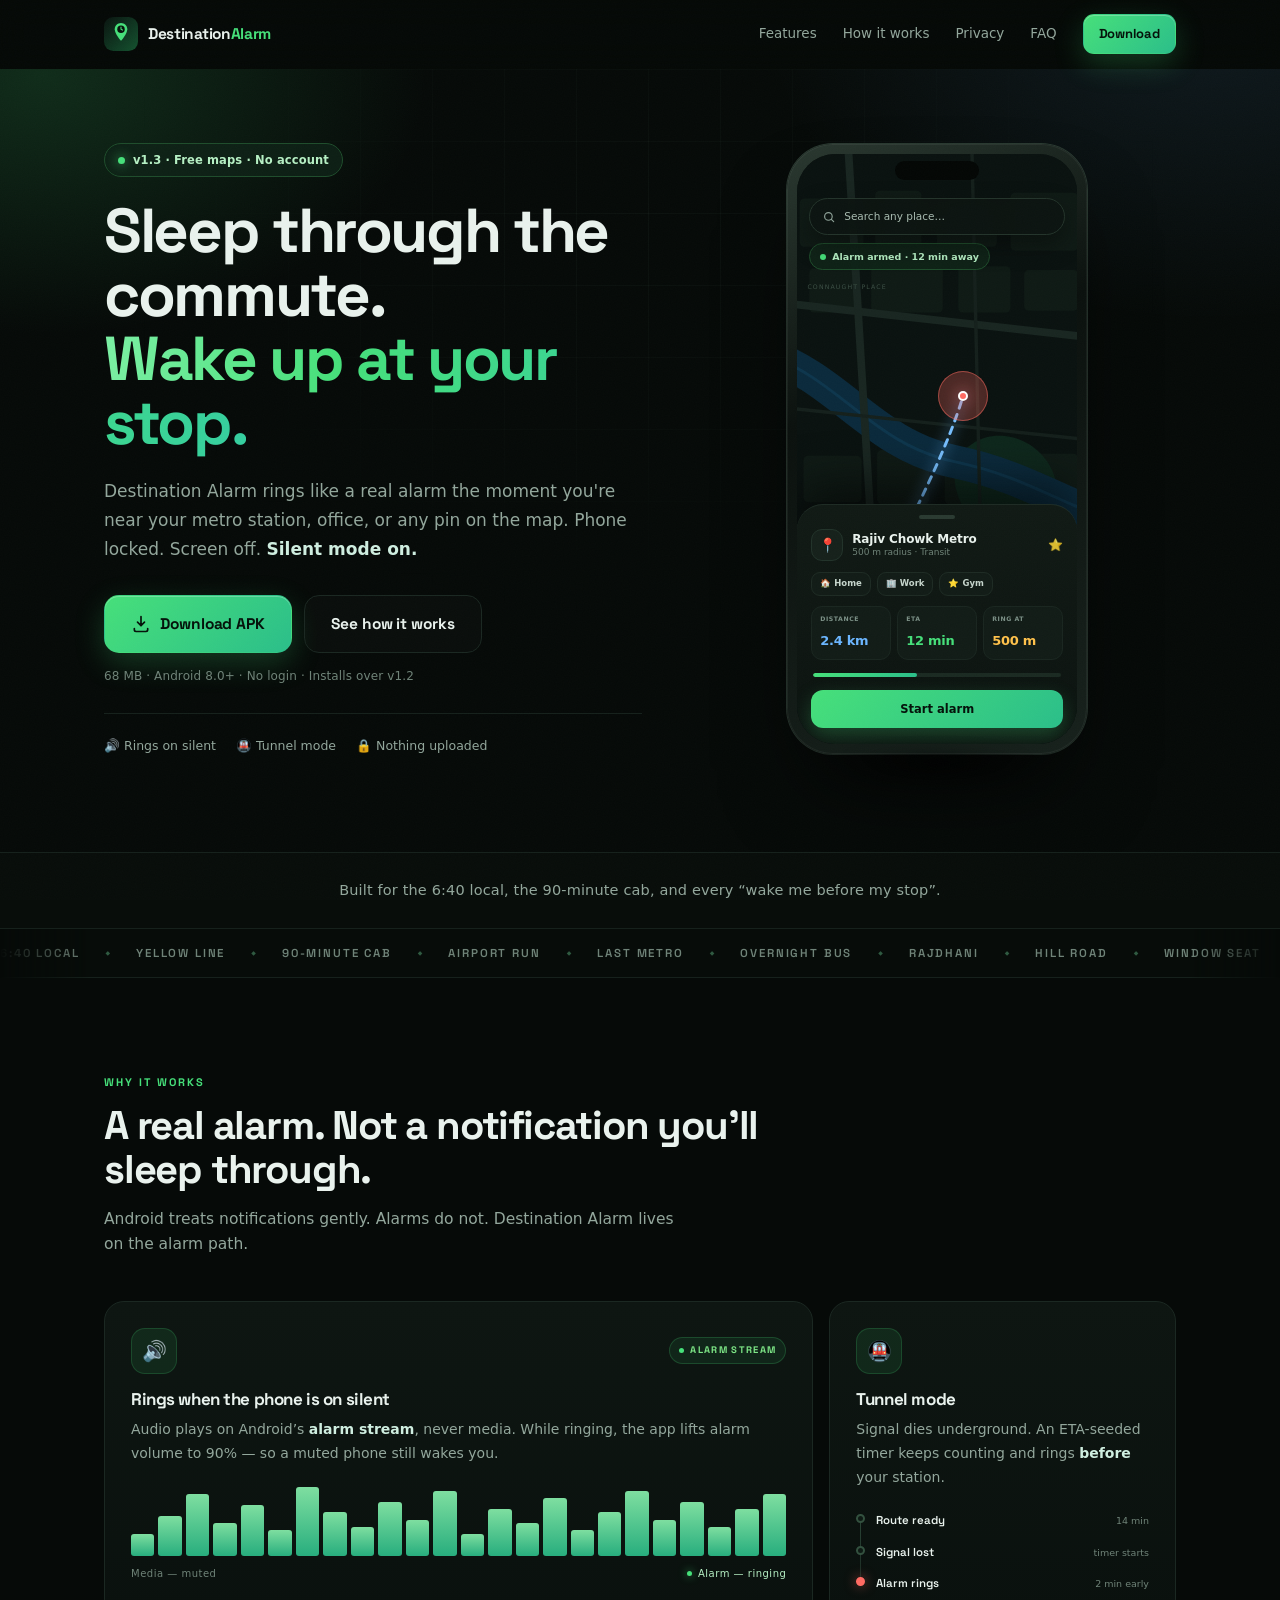
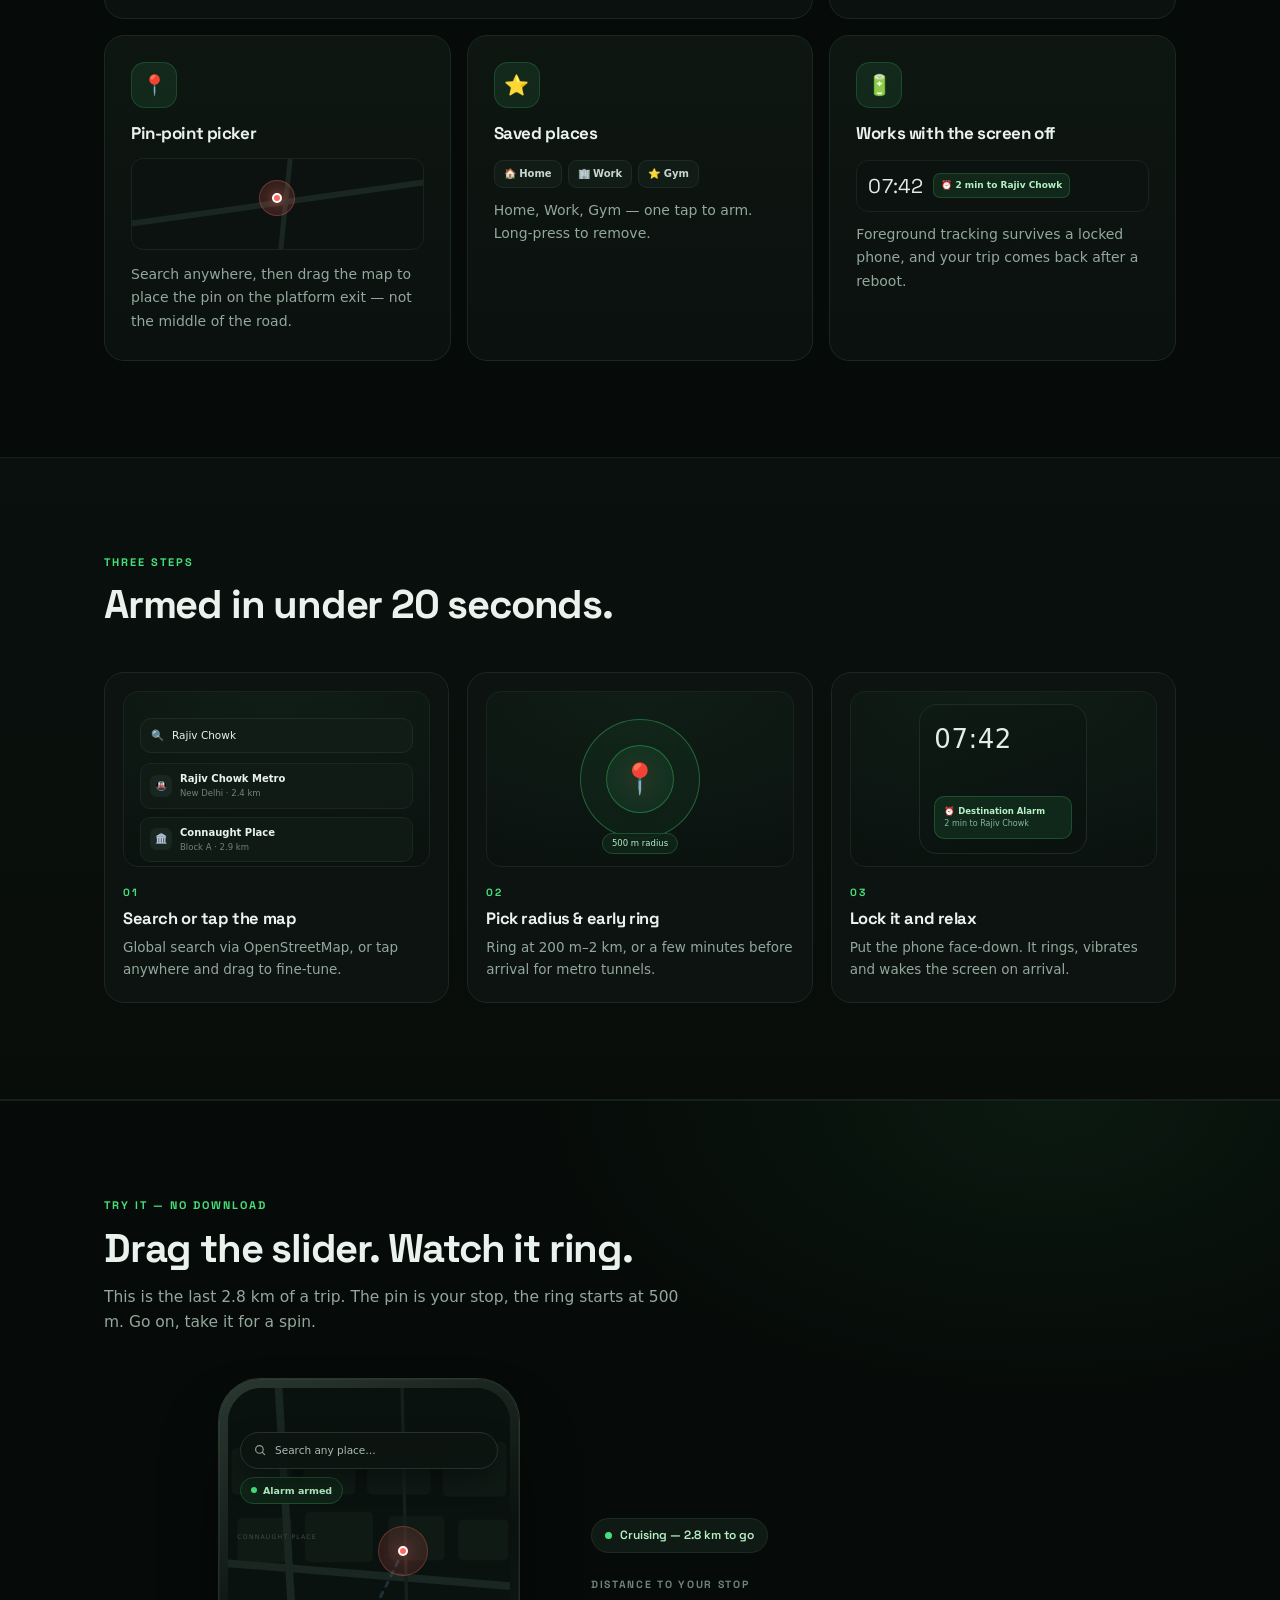
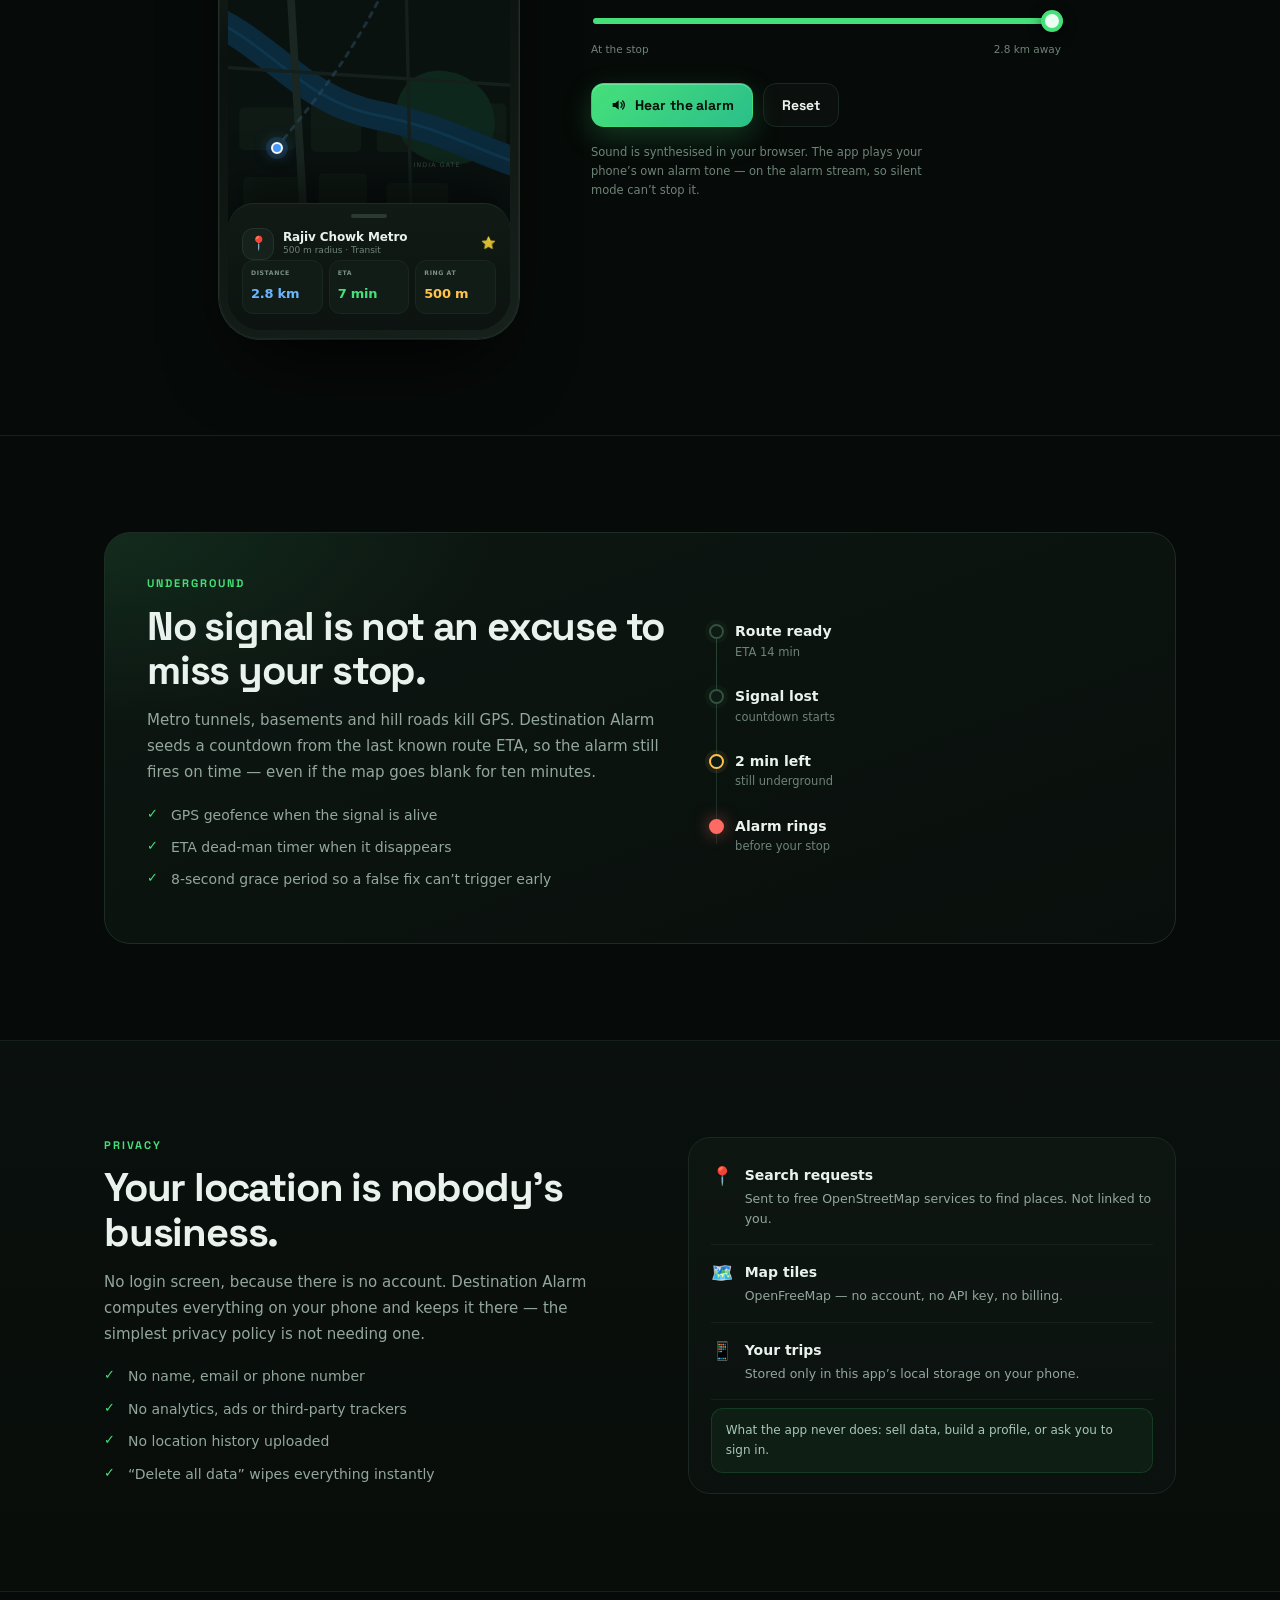
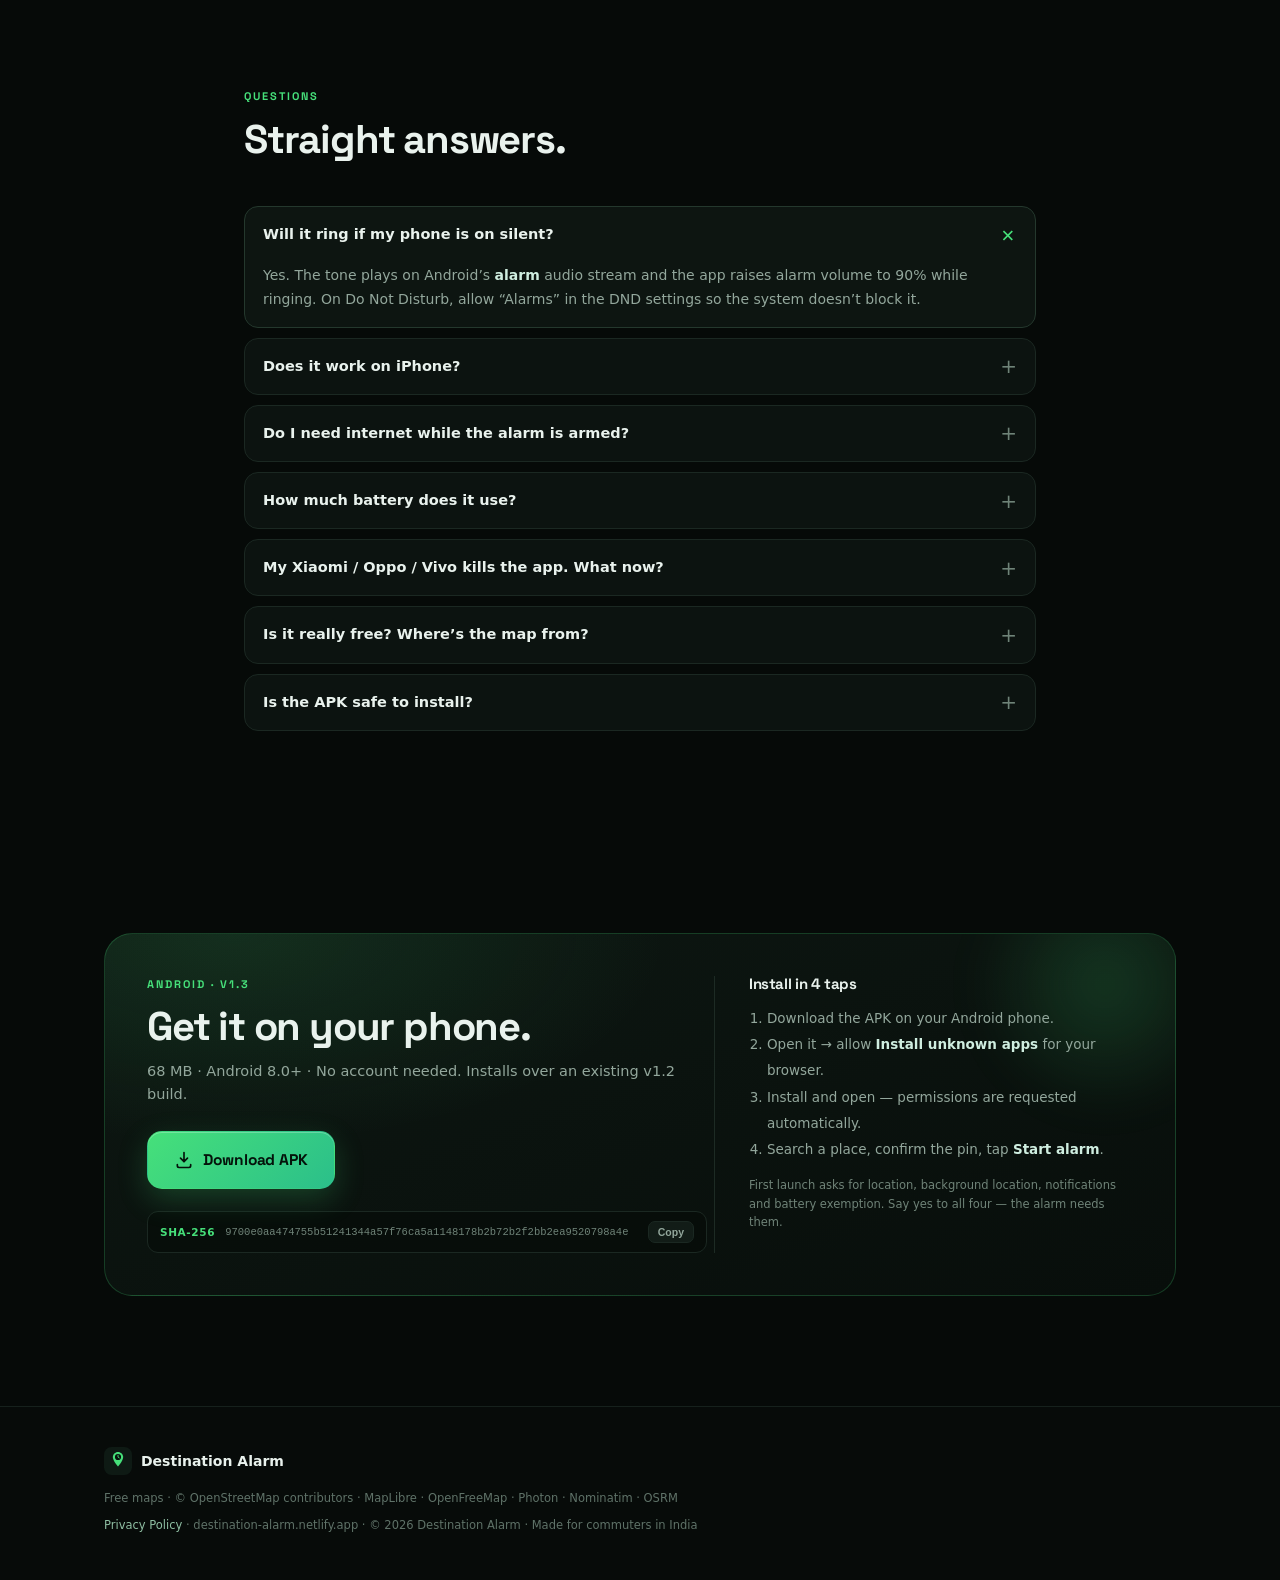
<file: site/index.html>
﻿<!doctype html>
<html lang="en">
<head>
<meta charset="utf-8">
<meta name="viewport" content="width=device-width, initial-scale=1">
<title>Destination Alarm — wake up at your stop, even on silent</title>
<meta name="description" content="Destination Alarm rings like a real alarm when you reach your metro station, office or any pin on the map. Phone locked, screen off, silent mode on. Free maps, no account, Android APK.">
<meta name="theme-color" content="#060A08">
<meta property="og:type" content="website">
<meta property="og:title" content="Destination Alarm — wake up at your stop">
<meta property="og:description" content="Rings like a real alarm when you reach your destination. Locked screen. Silent mode. No account.">
<meta property="og:image" content="https://destination-alarm.netlify.app/og.png">
<meta property="og:image:width" content="1200">
<meta property="og:image:height" content="630">
<meta property="og:image:alt" content="Destination Alarm — rings when you reach your stop">
<meta property="og:url" content="https://destination-alarm.netlify.app/">
<meta property="og:site_name" content="Destination Alarm">
<meta name="twitter:card" content="summary_large_image">
<meta name="twitter:title" content="Destination Alarm — wake up at your stop">
<meta name="twitter:description" content="Rings like a real alarm when you reach your destination. Locked screen. Silent mode. No account.">
<meta name="twitter:image" content="https://destination-alarm.netlify.app/og.png">
<link rel="canonical" href="https://destination-alarm.netlify.app/">
<link rel="icon" href="favicon.svg" type="image/svg+xml">
<link rel="preload" href="fonts/space-grotesk-latin.woff2" as="font" type="font/woff2" crossorigin>
<link rel="stylesheet" href="styles.css">
<script type="application/ld+json">
{
  "@context": "https://schema.org",
  "@type": "SoftwareApplication",
  "name": "Destination Alarm",
  "operatingSystem": "Android 8.0+",
  "applicationCategory": "TravelApplication",
  "description": "An alarm that rings when you are about to reach your destination, even with the screen locked and the phone on silent.",
  "offers": { "@type": "Offer", "price": "0", "priceCurrency": "INR" }
}
</script>
</head>
<body>

<header class="nav" id="nav">
  <div class="wrap nav-inner">
    <a class="brand" href="#top" aria-label="Destination Alarm home">
      <svg viewBox="0 0 40 40" width="34" height="34" aria-hidden="true">
        <defs>
          <linearGradient id="bg" x1="0" y1="0" x2="1" y2="1">
            <stop offset="0" stop-color="#0A1410"/><stop offset="1" stop-color="#14522F"/>
          </linearGradient>
        </defs>
        <rect width="40" height="40" rx="11" fill="url(#bg)"/>
        <path d="M20 7c-4.1 0-7.4 3.3-7.4 7.4 0 5.5 7.4 13.6 7.4 13.6s7.4-8.1 7.4-13.6C27.4 10.3 24.1 7 20 7z" fill="#46E07A"/>
        <circle cx="20" cy="14.3" r="4.4" fill="#08120D"/>
        <path d="M20 11.8v2.6l1.7 1" stroke="#46E07A" stroke-width="1.3" stroke-linecap="round" fill="none"/>
      </svg>
      <span>Destination<span class="brand-accent">Alarm</span></span>
    </a>

    <nav class="nav-links" id="navLinks">
      <a href="#features">Features</a>
      <a href="#how">How it works</a>
      <a href="#privacy">Privacy</a>
      <a href="#faq">FAQ</a>
      <a class="btn btn-sm btn-primary" href="#download">Download</a>
    </nav>

    <button class="nav-toggle" id="navToggle" aria-label="Open menu" aria-expanded="false">
      <span></span><span></span><span></span>
    </button>
  </div>
</header>

<main id="top">

  <!-- HERO -->
  <section class="hero">
    <div class="hero-glow"></div>
    <div class="hero-grid"></div>
    <div class="wrap hero-inner">

      <div class="hero-copy">
        <div class="badge rise">
          <span class="dot pulse"></span> v1.3 · Free maps · No account
        </div>

        <h1 class="rise" style="--d:.05s">
          Sleep through the commute.<br>
          <span class="grad">Wake up at your stop.</span>
        </h1>

        <p class="lead rise" style="--d:.1s">
          Destination Alarm rings like a real alarm the moment you're near your metro station,
          office, or any pin on the map. Phone locked. Screen off. <strong>Silent mode on.</strong>
        </p>

        <div class="cta-row rise" style="--d:.15s">
          <a class="btn btn-primary btn-lg" href="DestinationAlarm.apk" download>
            <svg width="20" height="20" viewBox="0 0 24 24" fill="none" aria-hidden="true"><path d="M12 3v11m0 0 4.2-4.2M12 14l-4.2-4.2" stroke="currentColor" stroke-width="2" stroke-linecap="round" stroke-linejoin="round"/><path d="M4 17.5V19a2 2 0 0 0 2 2h12a2 2 0 0 0 2-2v-1.5" stroke="currentColor" stroke-width="2" stroke-linecap="round"/></svg>
            Download APK
          </a>
          <a class="btn btn-ghost btn-lg" href="#how">See how it works</a>
        </div>

        <div class="micro rise" style="--d:.2s">
          68 MB · Android 8.0+ · No login · Installs over v1.2
        </div>

        <ul class="trust rise" style="--d:.25s">
          <li>🔊 Rings on silent</li>
          <li>🚇 Tunnel mode</li>
          <li>🔒 Nothing uploaded</li>
        </ul>
      </div>

      <!-- Phone mockup -->
      <div class="hero-phone rise" style="--d:.2s" aria-hidden="true">
        <div class="phone">
          <div class="notch"></div>
          <div class="screen">
            <svg class="map" viewBox="0 0 300 610" preserveAspectRatio="xMidYMid slice">
              <rect width="300" height="610" fill="#0A1210"/>
              <g fill="#0F1A15">
                <rect x="8" y="46" width="66" height="50" rx="5"/>
                <rect x="86" y="38" width="48" height="58" rx="5"/>
                <rect x="150" y="52" width="62" height="44" rx="5"/>
                <rect x="226" y="40" width="70" height="60" rx="5"/>
                <rect x="18" y="118" width="52" height="46" rx="5"/>
                <rect x="82" y="112" width="74" height="52" rx="5"/>
                <rect x="172" y="116" width="54" height="48" rx="5"/>
                <rect x="240" y="120" width="56" height="42" rx="5"/>
                <rect x="12" y="312" width="60" height="48" rx="5"/>
                <rect x="88" y="306" width="54" height="56" rx="5"/>
                <rect x="158" y="318" width="72" height="44" rx="5"/>
                <rect x="246" y="310" width="50" height="52" rx="5"/>
                <rect x="22" y="392" width="66" height="52" rx="5"/>
                <rect x="104" y="386" width="48" height="58" rx="5"/>
                <rect x="170" y="398" width="68" height="46" rx="5"/>
                <rect x="16" y="490" width="58" height="50" rx="5"/>
                <rect x="90" y="484" width="62" height="54" rx="5"/>
              </g>
              <path d="M186 300c26-18 62-6 78 18s14 54-8 68-58 6-74-14-22-56 4-72z" fill="#0E271C"/>
              <path d="M-30 206C50 232 82 300 168 318s120 54 190 66" stroke="#0B2A3C" stroke-width="34" fill="none" stroke-linecap="round"/>
              <path d="M-30 206C50 232 82 300 168 318s120 54 190 66" stroke="#103C55" stroke-width="3" fill="none" opacity=".7"/>
              <g stroke="#192621" stroke-width="8" stroke-linecap="round" fill="none">
                <path d="M-10 154 L312 190"/>
                <path d="M58 -10 L96 620"/>
                <path d="M-10 452 L312 430"/>
              </g>
              <g stroke="#15201C" stroke-width="3.5" stroke-linecap="round" fill="none">
                <path d="M-10 262 L312 296"/>
                <path d="M186 -10 L200 620"/>
                <path d="M-10 546 L312 520"/>
              </g>
              <g fill="#3C4F45" font-size="6.4" letter-spacing="1.2" font-family="system-ui,sans-serif">
                <text x="16" y="140">CONNAUGHT PLACE</text>
                <text x="188" y="382">INDIA GATE</text>
                <text x="112" y="574">LAJPAT NAGAR</text>
              </g>
            </svg>

            <svg class="route" viewBox="0 0 300 610" preserveAspectRatio="none">
              <path class="route-glow" d="M64 520 C 86 430 150 340 178 250"/>
              <path class="route-line" d="M64 520 C 86 430 150 340 178 250"/>
            </svg>

            <div class="dest-pin">
              <span class="halo"></span><span class="halo h2"></span><span class="pin-dot"></span>
            </div>
            <div class="user-dot"></div>

            <div class="phone-ui">
              <div class="search-pill">
                <svg width="14" height="14" viewBox="0 0 24 24" fill="none"><circle cx="11" cy="11" r="6.5" stroke="#8FA399" stroke-width="2"/><path d="m16 16 4 4" stroke="#8FA399" stroke-width="2" stroke-linecap="round"/></svg>
                <span>Search any place…</span>
              </div>
              <div class="armed-pill"><i></i> Alarm armed · 12 min away</div>
            </div>

            <div class="sheet">
              <div class="grab"></div>
              <div class="sheet-head">
                <div class="ic">📍</div>
                <div class="sheet-title">
                  <strong>Rajiv Chowk Metro</strong>
                  <span>500 m radius · Transit</span>
                </div>
                <div class="star">⭐</div>
              </div>

              <div class="chips">
                <span>🏠 Home</span><span>🏢 Work</span><span>⭐ Gym</span>
              </div>

              <div class="stats">
                <div class="stat"><small>DISTANCE</small><b class="blue">2.4 km</b></div>
                <div class="stat"><small>ETA</small><b class="green">12 min</b></div>
                <div class="stat"><small>RING AT</small><b class="amber">500 m</b></div>
              </div>

              <div class="fake-slider"><span></span></div>
              <div class="fake-btn">Start alarm</div>
            </div>
          </div>
        </div>
        <div class="phone-shadow"></div>
      </div>

    </div>
  </section>

  <!-- PROBLEM -->
  <section class="strip">
    <div class="wrap strip-inner reveal">
      <p>Built for the 6:40 local, the 90-minute cab, and every “wake me before my stop”.</p>
    </div>
  </section>

  <div class="marquee" aria-hidden="true">
    <div class="marquee-track">
      <div class="marquee-group">
        <span>6:40 local</span><i>◆</i><span>Yellow Line</span><i>◆</i><span>90-minute cab</span><i>◆</i>
        <span>airport run</span><i>◆</i><span>last metro</span><i>◆</i><span>overnight bus</span><i>◆</i>
        <span>Rajdhani</span><i>◆</i><span>hill road</span><i>◆</i><span>window seat</span><i>◆</i>
        <span>office commute</span><i>◆</i>
      </div>
      <div class="marquee-group">
        <span>6:40 local</span><i>◆</i><span>Yellow Line</span><i>◆</i><span>90-minute cab</span><i>◆</i>
        <span>airport run</span><i>◆</i><span>last metro</span><i>◆</i><span>overnight bus</span><i>◆</i>
        <span>Rajdhani</span><i>◆</i><span>hill road</span><i>◆</i><span>window seat</span><i>◆</i>
        <span>office commute</span><i>◆</i>
      </div>
    </div>
  </div>

  <!-- FEATURES -->
  <section class="section" id="features">
    <div class="wrap">
      <div class="section-head reveal">
        <span class="eyebrow">Why it works</span>
        <h2>A real alarm. Not a notification you’ll sleep through.</h2>
        <p>Android treats notifications gently. Alarms do not. Destination Alarm lives on the alarm path.</p>
      </div>

      <div class="bento">
        <article class="card b-wide reveal">
          <div class="b-top">
            <div class="ficon">🔊</div>
            <span class="stream-tag"><i></i> ALARM STREAM</span>
          </div>
          <h3>Rings when the phone is on silent</h3>
          <p>Audio plays on Android’s <b>alarm stream</b>, never media. While ringing, the app lifts alarm volume to 90% — so a muted phone still wakes you.</p>
          <div class="wave" aria-hidden="true">
            <i style="--h:.30"></i><i style="--h:.55"></i><i style="--h:.85"></i><i style="--h:.45"></i>
            <i style="--h:.70"></i><i style="--h:.35"></i><i style="--h:.95"></i><i style="--h:.60"></i>
            <i style="--h:.40"></i><i style="--h:.75"></i><i style="--h:.50"></i><i style="--h:.90"></i>
            <i style="--h:.30"></i><i style="--h:.65"></i><i style="--h:.45"></i><i style="--h:.80"></i>
            <i style="--h:.35"></i><i style="--h:.60"></i><i style="--h:.90"></i><i style="--h:.50"></i>
            <i style="--h:.75"></i><i style="--h:.40"></i><i style="--h:.65"></i><i style="--h:.85"></i>
          </div>
          <div class="wave-legend"><span>Media — muted</span><span class="live"><i></i> Alarm — ringing</span></div>
        </article>

        <article class="card b-tall reveal" style="--d:.06s">
          <div class="ficon">🚇</div>
          <h3>Tunnel mode</h3>
          <p>Signal dies underground. An ETA-seeded timer keeps counting and rings <b>before</b> your station.</p>
          <div class="mini-timeline" aria-hidden="true">
            <div class="mt"><span class="mt-dot"></span><b>Route ready</b><small>14 min</small></div>
            <div class="mt"><span class="mt-dot"></span><b>Signal lost</b><small>timer starts</small></div>
            <div class="mt"><span class="mt-dot hot"></span><b>Alarm rings</b><small>2 min early</small></div>
          </div>
        </article>

        <article class="card reveal">
          <div class="ficon">📍</div>
          <h3>Pin-point picker</h3>
          <div class="mini-map" aria-hidden="true">
            <i class="mm-road a"></i><i class="mm-road b"></i>
            <span class="mm-halo"></span><span class="mm-pin"></span>
          </div>
          <p>Search anywhere, then drag the map to place the pin on the platform exit — not the middle of the road.</p>
        </article>

        <article class="card reveal" style="--d:.06s">
          <div class="ficon">⭐</div>
          <h3>Saved places</h3>
          <div class="mini-chips" aria-hidden="true"><span>🏠 Home</span><span>🏢 Work</span><span>⭐ Gym</span></div>
          <p>Home, Work, Gym — one tap to arm. Long-press to remove.</p>
        </article>

        <article class="card reveal" style="--d:.12s">
          <div class="ficon">🔋</div>
          <h3>Works with the screen off</h3>
          <div class="mini-lockline" aria-hidden="true"><b>07:42</b><span>⏰ 2 min to Rajiv Chowk</span></div>
          <p>Foreground tracking survives a locked phone, and your trip comes back after a reboot.</p>
        </article>
      </div>
    </div>
  </section>

  <!-- HOW IT WORKS -->
  <section class="section section-alt" id="how">
    <div class="wrap">
      <div class="section-head reveal">
        <span class="eyebrow">Three steps</span>
        <h2>Armed in under 20 seconds.</h2>
      </div>

      <div class="steps">
        <div class="step reveal">
          <div class="step-visual">
            <div class="mini-search">
              <span>🔍</span><em>Rajiv Chowk</em>
            </div>
            <div class="mini-result"><span class="mr-ic">🚇</span><div><b>Rajiv Chowk Metro</b><small>New Delhi · 2.4 km</small></div></div>
            <div class="mini-result"><span class="mr-ic">🏛️</span><div><b>Connaught Place</b><small>Block A · 2.9 km</small></div></div>
          </div>
          <span class="step-num">01</span>
          <h3>Search or tap the map</h3>
          <p>Global search via OpenStreetMap, or tap anywhere and drag to fine-tune.</p>
        </div>

        <div class="step reveal" style="--d:.08s">
          <div class="step-visual center">
            <div class="mini-pin">
              <span class="ring r1"></span><span class="ring r2"></span>
              <span class="pin-core">📍</span>
            </div>
            <div class="mini-tag">500 m radius</div>
          </div>
          <span class="step-num">02</span>
          <h3>Pick radius &amp; early ring</h3>
          <p>Ring at 200 m–2 km, or a few minutes before arrival for metro tunnels.</p>
        </div>

        <div class="step reveal" style="--d:.16s">
          <div class="step-visual center">
            <div class="mini-lock">
              <div class="lock-screen">
                <div class="lk-time">07:42</div>
                <div class="lk-alarm">⏰ Destination Alarm<br><small>2 min to Rajiv Chowk</small></div>
              </div>
            </div>
          </div>
          <span class="step-num">03</span>
          <h3>Lock it and relax</h3>
          <p>Put the phone face-down. It rings, vibrates and wakes the screen on arrival.</p>
        </div>
      </div>
    </div>
  </section>

  <!-- INTERACTIVE DEMO -->
  <section class="section demo-section" id="demo">
    <div class="wrap">
      <div class="section-head reveal">
        <span class="eyebrow">Try it — no download</span>
        <h2>Drag the slider. Watch it ring.</h2>
        <p>This is the last 2.8 km of a trip. The pin is your stop, the ring starts at 500 m. Go on, take it for a spin.</p>
      </div>

      <div class="demo-grid">
        <div class="demo-stage reveal" id="demoStage">
          <div class="demo-phone">
            <div class="screen">
              <svg class="map" viewBox="0 0 300 560" preserveAspectRatio="xMidYMid slice" aria-hidden="true">
                <rect width="300" height="560" fill="#0A1210"/>
                <g fill="#0F1A15">
                  <rect x="8" y="62" width="62" height="48" rx="5"/>
                  <rect x="82" y="54" width="54" height="56" rx="5"/>
                  <rect x="148" y="66" width="66" height="44" rx="5"/>
                  <rect x="226" y="56" width="66" height="56" rx="5"/>
                  <rect x="14" y="134" width="56" height="46" rx="5"/>
                  <rect x="84" y="128" width="70" height="52" rx="5"/>
                  <rect x="170" y="132" width="58" height="46" rx="5"/>
                  <rect x="242" y="136" width="52" height="42" rx="5"/>
                  <rect x="16" y="330" width="58" height="44" rx="5"/>
                  <rect x="90" y="322" width="52" height="54" rx="5"/>
                  <rect x="158" y="332" width="68" height="44" rx="5"/>
                  <rect x="238" y="326" width="54" height="50" rx="5"/>
                  <rect x="20" y="402" width="62" height="48" rx="5"/>
                  <rect x="98" y="398" width="50" height="54" rx="5"/>
                  <rect x="168" y="408" width="64" height="44" rx="5"/>
                </g>
                <path d="M196 300c24-16 58-6 74 16s12 52-8 66-56 6-72-12-18-52 6-70z" fill="#0E271C"/>
                <path d="M-30 232C46 258 76 322 158 338s116 46 180 58" stroke="#0B2A3C" stroke-width="30" fill="none" stroke-linecap="round"/>
                <path d="M-30 232C46 258 76 322 158 338s116 46 180 58" stroke="#103C55" stroke-width="3" fill="none" opacity=".7"/>
                <g stroke="#192621" stroke-width="8" stroke-linecap="round" fill="none">
                  <path d="M-10 180 L312 206"/>
                  <path d="M56 -10 L90 570"/>
                  <path d="M-10 472 L312 452"/>
                </g>
                <g stroke="#15201C" stroke-width="3.5" stroke-linecap="round" fill="none">
                  <path d="M-10 288 L312 308"/>
                  <path d="M184 -10 L196 570"/>
                </g>
                <g fill="#3C4F45" font-size="6.4" letter-spacing="1.2" font-family="system-ui,sans-serif">
                  <text x="14" y="156">CONNAUGHT PLACE</text>
                  <text x="196" y="392">INDIA GATE</text>
                </g>
              </svg>

              <svg class="demo-route" viewBox="0 0 300 560" preserveAspectRatio="none" aria-hidden="true">
                <path class="demo-base" d="M 52 372 C 84 330 130 288 186 168"/>
                <path class="demo-progress" id="demoProgress" d="M 52 372 C 84 330 130 288 186 168"/>
              </svg>

              <div class="dest-pin demo-dest"><span class="halo"></span><span class="pin-dot"></span></div>
              <div class="demo-user" id="demoUser"></div>

              <div class="phone-ui">
                <div class="search-pill">
                  <svg width="14" height="14" viewBox="0 0 24 24" fill="none"><circle cx="11" cy="11" r="6.5" stroke="#8FA399" stroke-width="2"/><path d="m16 16 4 4" stroke="#8FA399" stroke-width="2" stroke-linecap="round"/></svg>
                  <span>Search any place…</span>
                </div>
                <div class="armed-pill"><i></i> Alarm armed</div>
              </div>

              <div class="sheet demo-sheet">
                <div class="grab"></div>
                <div class="sheet-head">
                  <div class="ic">📍</div>
                  <div class="sheet-title"><strong>Rajiv Chowk Metro</strong><span>500 m radius · Transit</span></div>
                  <div class="star">⭐</div>
                </div>
                <div class="stats">
                  <div class="stat"><small>DISTANCE</small><b class="blue" id="demoDist">2.8 km</b></div>
                  <div class="stat"><small>ETA</small><b class="green" id="demoEta">7 min</b></div>
                  <div class="stat"><small>RING AT</small><b class="amber">500 m</b></div>
                </div>
              </div>

              <div class="alarm-overlay" id="alarmOverlay">
                <div class="alarm-clock">07:42</div>
                <div class="alarm-title">Destination Alarm</div>
                <div class="alarm-sub">You’re 2 min from Rajiv Chowk</div>
                <div class="alarm-actions"><span>Dismiss</span><span>Snooze 5 min</span></div>
              </div>
            </div>
          </div>
        </div>

        <div class="demo-controls reveal" style="--d:.1s">
          <div class="demo-status" id="demoStatus">
            <span class="ds-dot"></span><span id="demoStatusText">Cruising — 2.8 km to go</span>
          </div>
          <label class="demo-label" for="demoSlider">Distance to your stop</label>
          <input id="demoSlider" class="demo-slider" type="range" min="0" max="2800" step="10" value="2800">
          <div class="demo-scale"><span>At the stop</span><span>2.8 km away</span></div>

          <div class="demo-actions">
            <button class="btn btn-primary" id="soundBtn" type="button">
              <svg width="16" height="16" viewBox="0 0 24 24" fill="none" aria-hidden="true"><path d="M4 9v6h4l5 4V5L8 9H4z" fill="currentColor"/><path d="M16.5 8.5a5 5 0 0 1 0 7M19 6a8.5 8.5 0 0 1 0 12" stroke="currentColor" stroke-width="2" stroke-linecap="round"/></svg>
              <span>Hear the alarm</span>
            </button>
            <button class="btn btn-ghost" id="demoReset" type="button">Reset</button>
          </div>

          <p class="demo-note">
            Sound is synthesised in your browser. The app plays your phone’s own alarm tone —
            on the alarm stream, so silent mode can’t stop it.
          </p>
        </div>
      </div>
    </div>
  </section>

  <!-- TUNNEL -->
  <section class="section">
    <div class="wrap">
      <div class="tunnel reveal">
        <div class="tunnel-copy">
          <span class="eyebrow">Underground</span>
          <h2>No signal is not an excuse to miss your stop.</h2>
          <p>
            Metro tunnels, basements and hill roads kill GPS. Destination Alarm seeds a countdown
            from the last known route ETA, so the alarm still fires on time — even if the map
            goes blank for ten minutes.
          </p>
          <ul class="ticks">
            <li>GPS geofence when the signal is alive</li>
            <li>ETA dead-man timer when it disappears</li>
            <li>8-second grace period so a false fix can’t trigger early</li>
          </ul>
        </div>

        <div class="timeline">
          <div class="tl-item">
            <span class="tl-dot"></span>
            <b>Route ready</b>
            <small>ETA 14 min</small>
          </div>
          <div class="tl-item">
            <span class="tl-dot"></span>
            <b>Signal lost</b>
            <small>countdown starts</small>
          </div>
          <div class="tl-item">
            <span class="tl-dot warning"></span>
            <b>2 min left</b>
            <small>still underground</small>
          </div>
          <div class="tl-item">
            <span class="tl-dot ring"></span>
            <b>Alarm rings</b>
            <small>before your stop</small>
          </div>
        </div>
      </div>
    </div>
  </section>

  <!-- PRIVACY -->
  <section class="section section-alt" id="privacy">
    <div class="wrap privacy-inner">
      <div class="privacy-copy reveal">
        <span class="eyebrow">Privacy</span>
        <h2>Your location is nobody’s business.</h2>
        <p>
          No login screen, because there is no account. Destination Alarm computes everything
          on your phone and keeps it there — the simplest privacy policy is not needing one.
        </p>
        <ul class="ticks">
          <li>No name, email or phone number</li>
          <li>No analytics, ads or third-party trackers</li>
          <li>No location history uploaded</li>
          <li>“Delete all data” wipes everything instantly</li>
        </ul>
      </div>

      <div class="privacy-card reveal" style="--d:.1s">
        <div class="pc-row"><span>📍</span><div><b>Search requests</b><small>Sent to free OpenStreetMap services to find places. Not linked to you.</small></div></div>
        <div class="pc-row"><span>🗺️</span><div><b>Map tiles</b><small>OpenFreeMap — no account, no API key, no billing.</small></div></div>
        <div class="pc-row"><span>📱</span><div><b>Your trips</b><small>Stored only in this app’s local storage on your phone.</small></div></div>
        <div class="pc-note">What the app never does: sell data, build a profile, or ask you to sign in.</div>
      </div>
    </div>
  </section>

  <!-- FAQ -->
  <section class="section" id="faq">
    <div class="wrap wrap-narrow">
      <div class="section-head reveal">
        <span class="eyebrow">Questions</span>
        <h2>Straight answers.</h2>
      </div>

      <div class="faq reveal">
        <details open>
          <summary>Will it ring if my phone is on silent?</summary>
          <p>Yes. The tone plays on Android’s <b>alarm</b> audio stream and the app raises alarm volume to 90% while ringing. On Do Not Disturb, allow “Alarms” in the DND settings so the system doesn’t block it.</p>
        </details>

        <details>
          <summary>Does it work on iPhone?</summary>
          <p>No. iOS does not let third-party apps run background location indefinitely or bypass the silent switch. This is an Android app — Android 8.0 or newer.</p>
        </details>

        <details>
          <summary>Do I need internet while the alarm is armed?</summary>
          <p>For search and the initial route, yes. Once armed, distance tracking and the alarm itself work offline. If the route can’t be fetched, the GPS geofence still fires normally.</p>
        </details>

        <details>
          <summary>How much battery does it use?</summary>
          <p>Tracking uses GPS continuously, so expect a few percent per hour. For long journeys, plug in — the app is designed to run for hours with the screen off.</p>
        </details>

        <details>
          <summary>My Xiaomi / Oppo / Vivo kills the app. What now?</summary>
          <p>Open the app’s battery settings and allow <b>Autostart</b> plus “No restrictions”. On MIUI also lock the app in the recent-apps screen. This is an OEM restriction, not an app bug.</p>
        </details>

        <details>
          <summary>Is it really free? Where’s the map from?</summary>
          <p>Free, no ads, no account. Maps come from OpenFreeMap, search from Photon + Nominatim, routing from OSRM — all OpenStreetMap-based. No Google Maps billing, no API key.</p>
        </details>

        <details>
          <summary>Is the APK safe to install?</summary>
          <p>It’s signed with a debug key for direct installation, so Android will ask you to allow “Install unknown apps” for your browser. A Play Store build is the next step; until then, download only from this page.</p>
        </details>
      </div>
    </div>
  </section>

  <!-- DOWNLOAD -->
  <section class="section download-section" id="download">
    <div class="wrap">
      <div class="download-card reveal">
        <div class="dc-glow"></div>
        <div class="dc-main">
          <span class="eyebrow">Android · v1.3</span>
          <h2>Get it on your phone.</h2>
          <p>68 MB · Android 8.0+ · No account needed. Installs over an existing v1.2 build.</p>

          <div class="dc-actions">
            <a class="btn btn-primary btn-lg" href="DestinationAlarm.apk" download>
              <svg width="20" height="20" viewBox="0 0 24 24" fill="none" aria-hidden="true"><path d="M12 3v11m0 0 4.2-4.2M12 14l-4.2-4.2" stroke="currentColor" stroke-width="2" stroke-linecap="round" stroke-linejoin="round"/><path d="M4 17.5V19a2 2 0 0 0 2 2h12a2 2 0 0 0 2-2v-1.5" stroke="currentColor" stroke-width="2" stroke-linecap="round"/></svg>
              Download APK
            </a>
          </div>

          <div class="checksum">
            <span>SHA-256</span>
            <code id="sha">9700e0aa474755b51241344a57f76ca5a1148178b2b72b2f2bb2ea9520798a4e</code>
            <button class="copy" id="copySha" type="button">Copy</button>
          </div>
        </div>

        <div class="dc-steps">
          <h3>Install in 4 taps</h3>
          <ol>
            <li>Download the APK on your Android phone.</li>
            <li>Open it → allow <b>Install unknown apps</b> for your browser.</li>
            <li>Install and open — permissions are requested automatically.</li>
            <li>Search a place, confirm the pin, tap <b>Start alarm</b>.</li>
          </ol>
          <p class="dc-note">First launch asks for location, background location, notifications and battery exemption. Say yes to all four — the alarm needs them.</p>
        </div>
      </div>
    </div>
  </section>

</main>

<footer class="footer">
  <div class="wrap footer-inner">
    <div class="footer-brand">
      <svg viewBox="0 0 40 40" width="28" height="28" aria-hidden="true">
        <rect width="40" height="40" rx="11" fill="#0E1A14"/>
        <path d="M20 7c-4.1 0-7.4 3.3-7.4 7.4 0 5.5 7.4 13.6 7.4 13.6s7.4-8.1 7.4-13.6C27.4 10.3 24.1 7 20 7z" fill="#46E07A"/>
        <circle cx="20" cy="14.3" r="4.4" fill="#08120D"/>
        <path d="M20 11.8v2.6l1.7 1" stroke="#46E07A" stroke-width="1.3" stroke-linecap="round" fill="none"/>
      </svg>
      <span>Destination Alarm</span>
    </div>
    <p class="footer-note">Free maps · © OpenStreetMap contributors · MapLibre · OpenFreeMap · Photon · Nominatim · OSRM</p>
    <p class="footer-copy"><a href="privacy.html" style="color:#8fbfa3">Privacy Policy</a> · destination-alarm.netlify.app · © <span id="year">2026</span> Destination Alarm · Made for commuters in India</p>
  </div>
</footer>

<div class="sticky-cta" id="stickyCta">
  <div class="sc-text"><b>Destination Alarm</b><span>68 MB · Android 8.0+</span></div>
  <a class="btn btn-primary" href="DestinationAlarm.apk" download>Download APK</a>
</div>

<script src="app.js"></script>
</body>
</html>
</file>
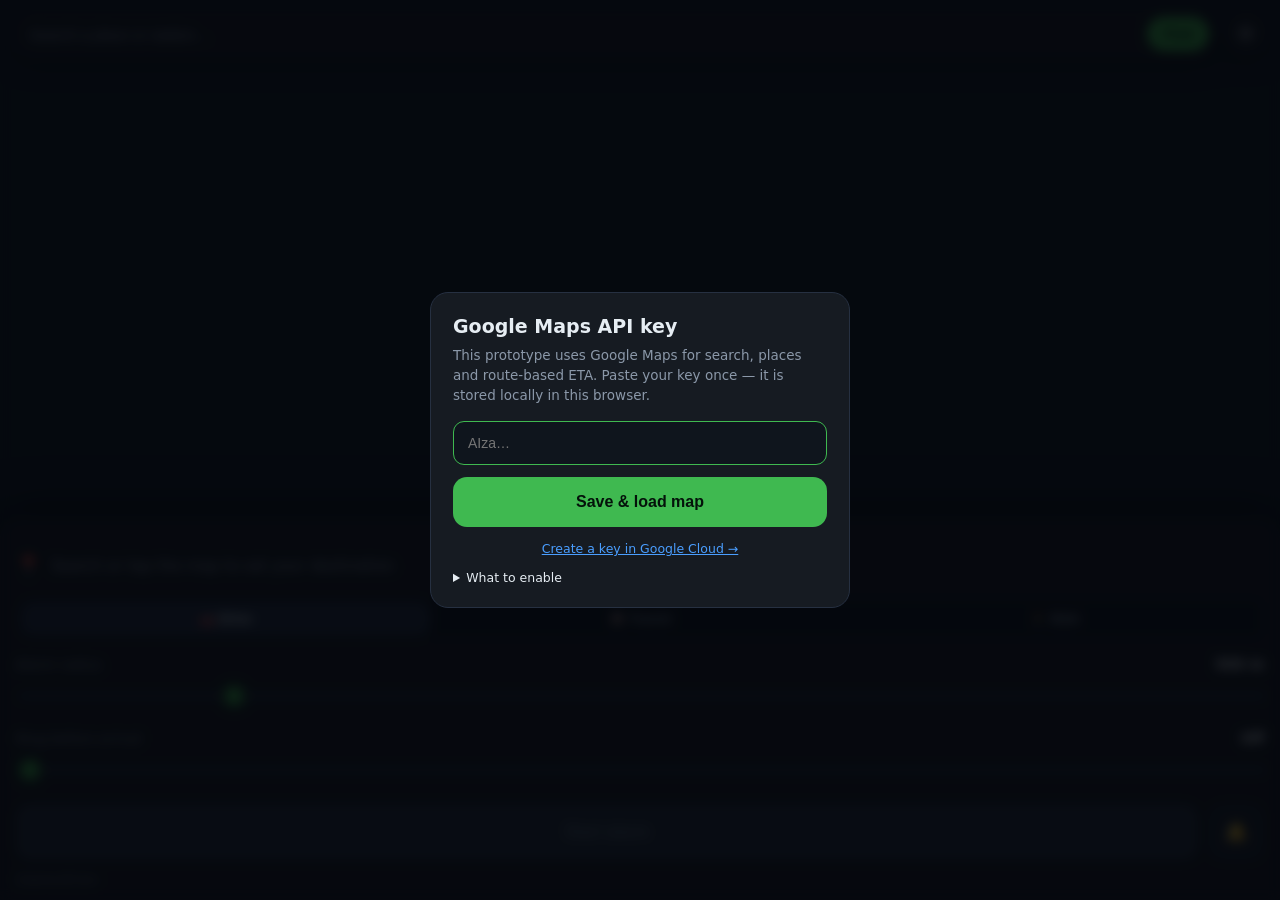
<file: prototype/index-google.html>
<!doctype html>
<html lang="en">
<head>
<meta charset="utf-8">
<meta name="viewport" content="width=device-width, initial-scale=1, viewport-fit=cover">
<title>Destination Alarm</title>
<style>
  :root{
    --bg:#0d1117; --panel:#161b22; --line:#263041; --txt:#e6edf3; --dim:#8b98a9;
    --accent:#3fb950; --blue:#4a9eff; --danger:#f85149; --radius:16px;
  }
  *{box-sizing:border-box;-webkit-tap-highlight-color:transparent}
  html,body{margin:0;height:100%;background:var(--bg);color:var(--txt);
    font-family:system-ui,-apple-system,"Segoe UI",Roboto,sans-serif;overscroll-behavior:none}
  #map{position:fixed;inset:0;background:#141c26}

  /* top bar */
  #topbar{position:fixed;top:0;left:0;right:0;z-index:600;display:flex;gap:8px;
    padding:calc(10px + env(safe-area-inset-top)) 12px 10px}
  #searchWrap{flex:1;display:flex;gap:8px;background:var(--panel);border:1px solid var(--line);
    border-radius:999px;padding:6px 6px 6px 14px;box-shadow:0 6px 24px rgba(0,0,0,.55)}
  #q{flex:1;background:none;border:0;color:var(--txt);font-size:15px;outline:none;min-width:0}
  #q::placeholder{color:var(--dim)}
  #searchBtn{border:0;border-radius:999px;padding:9px 16px;background:var(--accent);color:#04120a;
    font-weight:700;font-size:14px;cursor:pointer}
  #locBtn{width:44px;height:44px;border-radius:50%;border:1px solid var(--line);background:var(--panel);
    color:var(--txt);font-size:18px;cursor:pointer;box-shadow:0 6px 24px rgba(0,0,0,.55);flex:0 0 auto}

  /* suggestions */
  #results{position:fixed;z-index:650;left:12px;right:12px;
    top:calc(66px + env(safe-area-inset-top));background:var(--panel);
    border:1px solid var(--line);border-radius:14px;overflow:hidden;display:none;
    box-shadow:0 18px 40px rgba(0,0,0,.6);max-height:46vh;overflow-y:auto}
  #results button{display:flex;gap:12px;align-items:center;width:100%;text-align:left;background:none;
    border:0;border-bottom:1px solid var(--line);color:var(--txt);padding:12px 15px;cursor:pointer}
  #results button:last-child{border-bottom:0}
  #results button:active{background:#1f2733}
  #results .ico{font-size:17px;opacity:.8}
  #results .txt{min-width:0}
  #results .main{font-size:14.5px;font-weight:600;white-space:nowrap;overflow:hidden;text-overflow:ellipsis}
  #results .sub{font-size:12px;color:var(--dim);white-space:nowrap;overflow:hidden;text-overflow:ellipsis}
  #results .meta{margin-left:auto;font-size:11.5px;color:var(--dim);flex:0 0 auto}

  /* bottom sheet */
  #sheet{position:fixed;left:0;right:0;bottom:0;z-index:600;background:var(--panel);
    border-top:1px solid var(--line);border-radius:22px 22px 0 0;
    padding:14px 16px calc(16px + env(safe-area-inset-bottom));
    box-shadow:0 -14px 40px rgba(0,0,0,.6);max-height:66vh;overflow:auto}
  .grab{width:38px;height:4px;border-radius:2px;background:#2f3b4d;margin:0 auto 12px}
  .destRow{display:flex;align-items:center;gap:10px;margin-bottom:14px;min-height:34px}
  .destRow .pin{font-size:20px}
  #destName{font-size:15px;font-weight:600;line-height:1.25}
  #destName.empty{color:var(--dim);font-weight:400}

  .seg{display:flex;gap:6px;background:#0f151d;border:1px solid var(--line);
    border-radius:12px;padding:4px;margin-bottom:16px}
  .seg button{flex:1;border:0;background:none;color:var(--dim);font-size:13px;font-weight:600;
    padding:9px 4px;border-radius:9px;cursor:pointer}
  .seg button.on{background:#243044;color:var(--txt)}

  .field{margin-bottom:16px}
  .fieldTop{display:flex;justify-content:space-between;align-items:baseline;margin-bottom:8px}
  .fieldTop label{font-size:13px;color:var(--dim);letter-spacing:.02em}
  .fieldTop b{font-size:14px;font-weight:700}
  input[type=range]{width:100%;height:28px;background:transparent;-webkit-appearance:none;appearance:none}
  input[type=range]::-webkit-slider-runnable-track{height:6px;border-radius:3px;background:#243044}
  input[type=range]::-webkit-slider-thumb{-webkit-appearance:none;width:24px;height:24px;margin-top:-9px;
    border-radius:50%;background:var(--accent);border:3px solid #0d1117;box-shadow:0 0 0 1px var(--accent)}
  input[type=range]::-moz-range-track{height:6px;border-radius:3px;background:#243044}
  input[type=range]::-moz-range-thumb{width:20px;height:20px;border-radius:50%;background:var(--accent);border:3px solid #0d1117}

  #status{display:none;gap:10px;margin-bottom:14px;text-align:center}
  #status.on{display:grid;grid-template-columns:1fr 1fr}
  .stat{background:#0f151d;border:1px solid var(--line);border-radius:12px;padding:10px 8px}
  .stat span{display:block;font-size:11px;color:var(--dim);text-transform:uppercase;letter-spacing:.06em;margin-bottom:3px}
  .stat strong{font-size:20px;font-variant-numeric:tabular-nums}
  #gpsNote{grid-column:1/-1;font-size:11.5px;color:var(--dim);line-height:1.4}

  .actions{display:flex;gap:10px}
  .btn{flex:1;border:0;border-radius:14px;padding:16px;font-size:16px;font-weight:700;cursor:pointer}
  .btn-primary{background:var(--accent);color:#04120a}
  .btn-primary:disabled{background:#25303f;color:#5d6b7d;cursor:not-allowed}
  .btn-stop{background:#3a1d20;color:#ff8f88;border:1px solid #5c2a2e}
  .btn-ghost{flex:0 0 auto;width:56px;background:#1b2330;color:var(--txt);border:1px solid var(--line);font-size:18px}

  .fine{display:flex;justify-content:space-between;margin-top:12px;font-size:11.5px;color:#5d6b7d}
  .fine button{background:none;border:0;color:#5d6b7d;font-size:11.5px;text-decoration:underline;cursor:pointer;padding:0}

  /* alarm */
  #alarm{position:fixed;inset:0;z-index:9000;display:none;flex-direction:column;
    align-items:center;justify-content:center;gap:26px;text-align:center;padding:24px;
    background:radial-gradient(circle at 50% 40%,#3a0d10,#0d0405 70%);animation:flash 1.1s infinite}
  #alarm.on{display:flex}
  @keyframes flash{0%,100%{background-color:#120506}50%{background-color:#3c0b10}}
  #alarm .bell{font-size:76px;animation:shake .55s infinite}
  @keyframes shake{0%,100%{transform:rotate(-9deg)}50%{transform:rotate(9deg)}}
  #alarm h1{margin:0;font-size:30px;line-height:1.15}
  #alarm p{margin:8px 0 0;color:#d9a7a7;font-size:14px}
  #alarm .alarmBtns{display:flex;flex-direction:column;gap:12px;width:100%;max-width:340px;margin-top:10px}
  #alarm .alarmBtns .btn{padding:19px}
  #dismissBtn{background:#f2f5f8;color:#111}
  #snoozeBtn{background:rgba(255,255,255,.10);color:#fff;border:1px solid rgba(255,255,255,.22)}

  /* modal */
  .modal{position:fixed;inset:0;z-index:9800;display:none;align-items:center;justify-content:center;
    padding:20px;background:rgba(3,6,10,.82);backdrop-filter:blur(6px)}
  .modal.on{display:flex}
  .card{width:100%;max-width:420px;background:var(--panel);border:1px solid var(--line);
    border-radius:18px;padding:22px}
  .card h2{margin:0 0 8px;font-size:19px}
  .card p{margin:0 0 16px;font-size:13.5px;color:var(--dim);line-height:1.5}
  .card input{width:100%;padding:13px 14px;border-radius:11px;border:1px solid var(--line);
    background:#0f151d;color:var(--txt);font-size:14px;outline:none;margin-bottom:12px}
  .card input:focus{border-color:var(--accent)}
  .card .btn{width:100%}
  .card .link{display:block;margin-top:14px;text-align:center;font-size:12.5px;color:var(--blue)}
  .card details{margin-top:14px;font-size:12.5px;color:var(--dim)}
  .card summary{cursor:pointer;color:var(--txt)}
  .card ol{margin:10px 0 0;padding-left:18px;line-height:1.7}
  .card code{background:#0f151d;padding:1px 5px;border-radius:4px;font-size:11.5px}
  .err{color:#ff8f88;font-size:12.5px;margin:0 0 12px;display:none}
  .err.on{display:block}

  #toast{position:fixed;left:50%;bottom:calc(28px + env(safe-area-inset-bottom));transform:translateX(-50%) translateY(20px);
    z-index:9500;background:#f2f5f8;color:#111;padding:11px 18px;border-radius:999px;font-size:14px;font-weight:600;
    opacity:0;pointer-events:none;transition:.25s;max-width:88vw;text-align:center}
  #toast.on{opacity:1;transform:translateX(-50%) translateY(0)}
</style>
</head>
<body>
<div id="map"></div>

<div id="topbar">
  <div id="searchWrap">
    <input id="q" type="search" placeholder="Search a place or station…" autocomplete="off" enterkeyhint="search">
    <button id="searchBtn">Find</button>
  </div>
  <button id="locBtn" title="My location">◎</button>
</div>
<div id="results"></div>

<div id="sheet">
  <div class="grab"></div>

  <div class="destRow">
    <span class="pin">📍</span>
    <div id="destName" class="empty">Search or tap the map to set your destination</div>
  </div>

  <div id="status">
    <div class="stat"><span>Distance</span><strong id="sDist">—</strong></div>
    <div class="stat"><span>ETA</span><strong id="sEta">—</strong></div>
    <div id="gpsNote">Waiting for GPS…</div>
  </div>

  <div class="seg" id="modeSeg">
    <button data-mode="DRIVING" class="on">🚗 Drive</button>
    <button data-mode="TRANSIT">🚇 Transit</button>
    <button data-mode="WALKING">🚶 Walk</button>
  </div>

  <div class="field">
    <div class="fieldTop"><label>Alarm radius</label><b id="rVal">500 m</b></div>
    <input id="radius" type="range" min="200" max="2000" step="100" value="500">
  </div>

  <div class="field">
    <div class="fieldTop"><label>Ring before arrival</label><b id="mVal">Off</b></div>
    <input id="mins" type="range" min="0" max="10" step="1" value="0">
  </div>

  <div class="actions">
    <button id="startBtn" class="btn btn-primary" disabled>Start alarm</button>
    <button id="testBtn" class="btn btn-ghost" title="Test the alarm">🔔</button>
  </div>

  <div class="fine">
    <button id="keyBtn">Change API key</button>
    <span id="routeNote"></span>
  </div>
</div>

<div id="alarm">
  <div class="bell">⏰</div>
  <div>
    <h1 id="alarmTitle">You're here!</h1>
    <p id="alarmSub">Destination reached</p>
  </div>
  <div class="alarmBtns">
    <button id="dismissBtn" class="btn">Dismiss</button>
    <button id="snoozeBtn" class="btn">Snooze 5 min</button>
  </div>
</div>

<div id="keyModal" class="modal">
  <div class="card">
    <h2>Google Maps API key</h2>
    <p>This prototype uses Google Maps for search, places and route-based ETA. Paste your key once — it is stored locally in this browser.</p>
    <p class="err" id="keyErr"></p>
    <input id="keyInput" type="password" placeholder="AIza…" autocomplete="off" spellcheck="false">
    <button id="keySave" class="btn btn-primary">Save &amp; load map</button>
    <a class="link" href="https://console.cloud.google.com/google/maps-apis/credentials" target="_blank" rel="noopener">Create a key in Google Cloud →</a>
    <details>
      <summary>What to enable</summary>
      <ol>
        <li><b>Maps JavaScript API</b></li>
        <li><b>Places API (New)</b></li>
        <li><b>Directions API</b> — optional, for ETA</li>
        <li><b>Geocoding API</b> — optional, for map-tap names</li>
        <li>Enable <b>billing</b> on the project (free tier included)</li>
      </ol>
      <p style="margin-top:10px">Restrict the key to <code>HTTP referrers</code> for safety.</p>
    </details>
  </div>
</div>

<div id="toast"></div>

<script>
(() => {
  'use strict';

  const $ = (s) => document.querySelector(s);
  const KEY_STORE = 'da_gmaps_key';

  let map, geocoder, directions;
  let dest = null;                 // { lat, lng, name }
  let destMarker = null, radiusCircle = null;
  let meCircle = null, accCircle = null, routeLine = null;
  let watchId = null;
  let state = 'idle';              // idle | armed | alarming
  let snoozeUntil = 0;
  let lastFix = null;              // { lat, lng, t, speed, acc }
  let derivedSpeed = 0;
  let routeDuration = Infinity;    // seconds from Directions
  let routeDistance = 0;           // metres from Directions
  let lastRouteAt = 0, routeBusy = false;
  let travelMode = 'DRIVING';
  let audioCtx = null, beepTimer = null, vibTimer = null;
  let wakeLock = null;

  const radiusM = () => Number($('#radius').value);
  const minsBefore = () => Number($('#mins').value);

  const MAP_STYLE = [
    { elementType: 'geometry', stylers: [{ color: '#141c26' }] },
    { elementType: 'labels.text.fill', stylers: [{ color: '#8b98a9' }] },
    { elementType: 'labels.text.stroke', stylers: [{ color: '#141c26' }] },
    { featureType: 'administrative', elementType: 'geometry', stylers: [{ color: '#1d2c3d' }] },
    { featureType: 'poi', elementType: 'labels.text.fill', stylers: [{ color: '#6e7d8f' }] },
    { featureType: 'poi.park', elementType: 'geometry', stylers: [{ color: '#16301f' }] },
    { featureType: 'road', elementType: 'geometry', stylers: [{ color: '#243447' }] },
    { featureType: 'road', elementType: 'geometry.stroke', stylers: [{ color: '#1a2634' }] },
    { featureType: 'road.highway', elementType: 'geometry', stylers: [{ color: '#2f4a63' }] },
    { featureType: 'transit', elementType: 'geometry', stylers: [{ color: '#22303f' }] },
    { featureType: 'transit.station', elementType: 'labels.text.fill', stylers: [{ color: '#a8c4e0' }] },
    { featureType: 'water', elementType: 'geometry', stylers: [{ color: '#0f1a24' }] }
  ];

  /* ---------------- boot / key ---------------- */
  function boot() {
    const key = localStorage.getItem(KEY_STORE);
    if (!key) { showKeyModal(); return; }
    loadGoogle(key).then(initMap).catch((err) => {
      showKeyModal(err && err.message === 'auth' ? 'Key rejected by Google. Check that Maps JavaScript API is enabled and billing is on.' : 'Could not load Google Maps. Check your connection.');
    });
  }

  function loadGoogle(key) {
    return new Promise((resolve, reject) => {
      window.gm_authFailure = () => reject(new Error('auth'));
      window.__daInit = () => resolve();
      const s = document.createElement('script');
      s.src = 'https://maps.googleapis.com/maps/api/js?key=' + encodeURIComponent(key) +
              '&v=weekly&libraries=places&loading=async&callback=__daInit';
      s.async = true;
      s.onerror = () => reject(new Error('network'));
      document.head.appendChild(s);
      setTimeout(() => reject(new Error('timeout')), 20000);
    });
  }

  function showKeyModal(msg) {
    $('#keyModal').classList.add('on');
    if (msg) { $('#keyErr').textContent = msg; $('#keyErr').classList.add('on'); }
    $('#keyInput').focus();
  }

  /* ---------------- map ---------------- */
  function initMap() {
    map = new google.maps.Map($('#map'), {
      center: { lat: 20.5937, lng: 78.9629 },
      zoom: 5,
      styles: MAP_STYLE,
      disableDefaultUI: true,
      zoomControl: true,
      clickableIcons: false,
      gestureHandling: 'greedy'
    });

    geocoder = new google.maps.Geocoder();
    if (google.maps.DirectionsService) directions = new google.maps.DirectionsService();

    map.addListener('click', (e) => {
      const lat = e.latLng.lat(), lng = e.latLng.lng();
      setDestination(lat, lng, null);
      reverseGeocode(lat, lng);
    });

    navigator.geolocation?.getCurrentPosition(
      (p) => {
        map.setCenter({ lat: p.coords.latitude, lng: p.coords.longitude });
        map.setZoom(14);
      },
      () => {},
      { enableHighAccuracy: false, timeout: 8000 }
    );
  }

  async function reverseGeocode(lat, lng) {
    if (!geocoder) return;
    try {
      const { results } = await geocoder.geocode({ location: { lat, lng } });
      if (results && results.length && dest) {
        const name = results[0].formatted_address.split(',')[0];
        dest.name = name;
        renderDestName();
      }
    } catch (e) { /* keep "Dropped pin" */ }
  }

  function setDestination(lat, lng, name, fly = true) {
    dest = { lat, lng, name: name || 'Dropped pin' };

    if (!destMarker) {
      destMarker = new google.maps.Marker({
        map, position: { lat, lng }, title: dest.name,
        animation: google.maps.Animation.DROP
      });
    } else {
      destMarker.setPosition({ lat, lng });
      destMarker.setTitle(dest.name);
    }

    if (!radiusCircle) {
      radiusCircle = new google.maps.Circle({
        map, center: { lat, lng }, radius: radiusM(),
        strokeColor: '#3fb950', strokeOpacity: 0.9, strokeWeight: 2,
        fillColor: '#3fb950', fillOpacity: 0.12
      });
    } else {
      radiusCircle.setCenter({ lat, lng });
      radiusCircle.setRadius(radiusM());
    }

    renderDestName();
    $('#startBtn').disabled = state !== 'idle';

    if (fly) map.panTo({ lat, lng });
    routeDuration = Infinity; routeDistance = 0; lastRouteAt = 0;
    clearRouteLine();
    refreshRoute(true);
    updateStatus();
  }

  function renderDestName() {
    const el = $('#destName');
    el.textContent = dest ? dest.name : 'Search or tap the map to set your destination';
    el.classList.toggle('empty', !dest);
  }

  function clearRouteLine() {
    if (routeLine) { routeLine.setMap(null); routeLine = null; }
    $('#routeNote').textContent = '';
  }

  /* ---------------- search (Places API New) ---------------- */
  let placesLib = null, sessionToken = null, searchTimer = null, searchSeq = 0;

  async function ensurePlaces() {
    if (placesLib) return placesLib;
    placesLib = await google.maps.importLibrary('places');
    sessionToken = new placesLib.AutocompleteSessionToken();
    return placesLib;
  }

  function onSearchInput() {
    clearTimeout(searchTimer);
    const q = $('#q').value.trim();
    if (q.length < 2) { $('#results').style.display = 'none'; return; }
    searchTimer = setTimeout(() => runSearch(q), 280);
  }

  async function runSearch(q) {
    const seq = ++searchSeq;
    try {
      const lib = await ensurePlaces();
      const request = { input: q, sessionToken, language: 'en' };
      if (lastFix) {
        request.locationBias = { center: { lat: lastFix.lat, lng: lastFix.lng }, radius: 50000 };
      }
      const { suggestions } = await lib.AutocompleteSuggestion.fetchAutocompleteSuggestions(request);
      if (seq !== searchSeq) return;

      const box = $('#results');
      box.innerHTML = '';
      if (!suggestions || !suggestions.length) {
        box.innerHTML = '<button disabled style="color:#5d6b7d">No matches</button>';
        box.style.display = 'block';
        return;
      }

      suggestions.forEach((s) => {
        const p = s.placePrediction;
        if (!p) return;
        const btn = document.createElement('button');
        const main = (p.mainText && p.mainText.text) || p.text.text;
        const sub = (p.secondaryText && p.secondaryText.text) || '';
        const dist = p.distanceMeters ? Math.round(p.distanceMeters / 100) / 10 + ' km' : '';
        btn.innerHTML = '<span class="ico">📌</span><span class="txt"><span class="main"></span><span class="sub"></span></span><span class="meta"></span>';
        btn.querySelector('.main').textContent = main;
        btn.querySelector('.sub').textContent = sub;
        btn.querySelector('.meta').textContent = dist;
        btn.onclick = () => pickPlace(p, main);
        box.appendChild(btn);
      });
      box.style.display = 'block';
    } catch (e) {
      const box = $('#results');
      box.innerHTML = '<button disabled style="color:#5d6b7d">Search unavailable — check Places API</button>';
      box.style.display = 'block';
    }
  }

  async function pickPlace(prediction, fallbackName) {
    $('#results').style.display = 'none';
    try {
      const place = prediction.toPlace();
      await place.fetchFields({ fields: ['location', 'displayName', 'formattedAddress'] });
      if (!place.location) { toast('Place has no location'); return; }
      const name = (place.displayName && place.displayName.text) || fallbackName;
      setDestination(place.location.lat(), place.location.lng(), name);
      $('#q').value = '';
      if (placesLib) sessionToken = new placesLib.AutocompleteSessionToken();
      map.setZoom(15);
    } catch (e) {
      toast('Could not load that place');
    }
  }

  /* ---------------- geo ---------------- */
  function haversine(a, b) {
    const R = 6371000, toRad = Math.PI / 180;
    const dLat = (b.lat - a.lat) * toRad;
    const dLng = (b.lng - a.lng) * toRad;
    const h = Math.sin(dLat / 2) ** 2 +
      Math.cos(a.lat * toRad) * Math.cos(b.lat * toRad) * Math.sin(dLng / 2) ** 2;
    return 2 * R * Math.asin(Math.min(1, Math.sqrt(h)));
  }

  function onFix(pos) {
    const c = pos.coords;
    const now = pos.timestamp || Date.now();
    const p = { lat: c.latitude, lng: c.longitude, t: now, speed: c.speed, acc: c.accuracy };

    if (lastFix) {
      const d = haversine(lastFix, p);
      const dt = (p.t - lastFix.t) / 1000;
      if (dt > 1) derivedSpeed = d / dt;
    }
    lastFix = p;

    if (!meCircle) {
      meCircle = new google.maps.Circle({
        map, center: p, radius: 7, strokeColor: '#fff', strokeWeight: 2.5,
        fillColor: '#4a9eff', fillOpacity: 1, zIndex: 20
      });
      accCircle = new google.maps.Circle({
        map, center: p, radius: Math.max(p.acc, 15), strokeColor: '#4a9eff', strokeOpacity: 0.35,
        strokeWeight: 1, fillColor: '#4a9eff', fillOpacity: 0.1, zIndex: 19
      });
    } else {
      meCircle.setCenter(p);
      accCircle.setCenter(p);
      accCircle.setRadius(Math.max(p.acc, 15));
    }

    updateStatus();
    maybeRefreshRoute();
    evaluate();
  }

  function currentSpeed() {
    if (!lastFix) return 0;
    if (typeof lastFix.speed === 'number' && lastFix.speed >= 0) return lastFix.speed;
    return derivedSpeed;
  }

  function updateStatus() {
    const box = $('#status');
    if (!lastFix) { box.classList.remove('on'); return; }
    box.classList.add('on');

    if (!dest) {
      $('#sDist').textContent = '—';
      $('#sEta').textContent = '—';
      $('#gpsNote').textContent = 'GPS locked · accuracy ±' + Math.round(lastFix.acc) + ' m';
      return;
    }

    const straight = haversine(lastFix, dest);
    const v = currentSpeed();
    const eta = isFinite(routeDuration) ? routeDuration : (v > 0.7 ? straight / v : Infinity);

    $('#sDist').textContent = straight < 1000
      ? Math.round(straight) + ' m'
      : (straight / 1000).toFixed(2) + ' km';
    $('#sEta').textContent = isFinite(eta) ? fmtTime(eta) : '—';

    const bits = ['±' + Math.round(lastFix.acc) + ' m', Math.round(v * 3.6) + ' km/h'];
    if (isFinite(routeDuration) && routeDistance) {
      bits.push('route ' + (routeDistance / 1000).toFixed(1) + ' km');
    }
    const age = (Date.now() - lastFix.t) / 1000;
    if (age > 45) bits.push('GPS stale ' + Math.round(age) + 's');
    if (lastFix.acc > 150) bits.push('weak signal');
    $('#gpsNote').textContent = bits.join(' · ');
  }

  function fmtTime(sec) {
    if (!isFinite(sec)) return '—';
    const m = Math.floor(sec / 60), s = Math.round(sec % 60);
    return m > 0 ? m + 'm ' + s + 's' : s + 's';
  }

  /* ---------------- route ETA ---------------- */
  function maybeRefreshRoute() {
    if (!dest || !lastFix || !directions) return;
    const moved = !lastRouteAt || haversine(lastFix, routeOrigin || lastFix) > 120;
    if (Date.now() - lastRouteAt < 20000 && !moved) return;
    refreshRoute(false);
  }

  let routeOrigin = null;

  async function refreshRoute(force) {
    if (!dest || !lastFix || !directions || routeBusy) return;
    if (!force && Date.now() - lastRouteAt < 15000) return;

    routeBusy = true;
    routeOrigin = { lat: lastFix.lat, lng: lastFix.lng };
    lastRouteAt = Date.now();

    try {
      const opts = {
        origin: routeOrigin,
        destination: { lat: dest.lat, lng: dest.lng },
        travelMode: google.maps.TravelMode[travelMode],
        provideRouteAlternatives: false
      };
      if (travelMode === 'DRIVING') opts.drivingOptions = { departureTime: new Date() };
      if (travelMode === 'TRANSIT') {
        opts.transitOptions = { departureTime: new Date() };
      }

      const res = await directions.route(opts);
      if (res.status !== 'OK' || !res.routes.length) throw new Error(res.status || 'no route');

      const route = res.routes[0];
      const leg = route.legs[0];
      const dur = (leg.duration_in_traffic && leg.duration_in_traffic.value) || leg.duration.value;
      routeDuration = dur;
      routeDistance = leg.distance ? leg.distance.value : 0;

      if (routeLine) routeLine.setMap(null);
      routeLine = new google.maps.Polyline({
        map, path: route.overview_path, strokeColor: '#4a9eff',
        strokeOpacity: 0.85, strokeWeight: 5, zIndex: 10
      });

      const label = travelMode === 'TRANSIT' ? 'transit' : travelMode === 'WALKING' ? 'walking' : 'traffic';
      $('#routeNote').textContent = 'ETA via ' + label;
      updateStatus();
    } catch (e) {
      routeDuration = Infinity;
      $('#routeNote').textContent = 'ETA: straight-line estimate';
      if (routeLine) { routeLine.setMap(null); routeLine = null; }
      updateStatus();
    } finally {
      routeBusy = false;
    }
  }

  /* ---------------- tracking ---------------- */
  function start() {
    if (!dest || state !== 'idle') return;

    unlockAudio();
    state = 'armed';
    snoozeUntil = 0;
    setStartButton(true);
    $('#testBtn').style.visibility = 'hidden';

    if (!('geolocation' in navigator)) { toast('Geolocation not supported'); stop(); return; }

    watchId = navigator.geolocation.watchPosition(onFix, onGeoError, {
      enableHighAccuracy: true, maximumAge: 5000, timeout: 20000
    });

    if (lastFix) refreshRoute(true);
    requestWakeLock();
    toast('Tracking started — you can lock your phone');
  }

  function stop() {
    if (watchId !== null) { navigator.geolocation.clearWatch(watchId); watchId = null; }
    stopBeeps();
    state = 'idle';
    hideAlarm();
    setStartButton(false);
    $('#testBtn').style.visibility = 'visible';
    releaseWakeLock();
  }

  function setStartButton(running) {
    const b = $('#startBtn');
    b.textContent = running ? 'Stop' : 'Start alarm';
    b.classList.toggle('btn-primary', !running);
    b.classList.toggle('btn-stop', running);
    b.disabled = !running && !dest;
  }

  function onGeoError(err) {
    toast('Location error: ' + err.message);
    if (err.code === 1) stop();
  }

  /* ---------------- trigger ---------------- */
  function evaluate() {
    if (state !== 'armed' || !dest || !lastFix) return;
    if (Date.now() < snoozeUntil) return;

    const d = haversine(lastFix, dest);
    const acc = lastFix.acc;
    const reliable = acc <= 150 || d <= acc * 1.5;

    if (d <= radiusM() && reliable) {
      trigger('Destination reached', Math.round(d) + ' m away');
      return;
    }

    const mb = minsBefore();
    if (mb > 0 && isFinite(routeDuration) && routeDuration <= mb * 60) {
      trigger('Almost there', 'About ' + fmtTime(routeDuration) + ' to destination');
    }
  }

  function trigger(title, sub) {
    state = 'alarming';
    $('#alarmTitle').textContent = title;
    $('#alarmSub').textContent = sub;
    $('#alarm').classList.add('on');
    startBeeps();
    startVibration();
  }

  function dismiss() {
    stop();
    toast('Alarm dismissed');
  }

  function snooze() {
    stopBeeps();
    hideAlarm();
    state = 'armed';
    snoozeUntil = Date.now() + 5 * 60 * 1000;
    toast('Snoozed for 5 minutes');
  }

  function hideAlarm() { $('#alarm').classList.remove('on'); }

  /* ---------------- sound ---------------- */
  function unlockAudio() {
    if (audioCtx) { audioCtx.resume(); return; }
    const AC = window.AudioContext || window.webkitAudioContext;
    if (!AC) return;
    audioCtx = new AC();
  }

  function beep() {
    if (!audioCtx) return;
    const t = audioCtx.currentTime;
    for (let i = 0; i < 2; i++) {
      const o = audioCtx.createOscillator();
      const g = audioCtx.createGain();
      const at = t + i * 0.24;
      o.type = 'square';
      o.frequency.setValueAtTime(i ? 880 : 1180, at);
      g.gain.setValueAtTime(0.0001, at);
      g.gain.exponentialRampToValueAtTime(0.75, at + 0.02);
      g.gain.exponentialRampToValueAtTime(0.0001, at + 0.19);
      o.connect(g).connect(audioCtx.destination);
      o.start(at); o.stop(at + 0.2);
    }
  }

  function startBeeps() {
    unlockAudio();
    beep();
    beepTimer = setInterval(beep, 1100);
  }

  function stopBeeps() {
    if (beepTimer) { clearInterval(beepTimer); beepTimer = null; }
    if (vibTimer) { clearInterval(vibTimer); vibTimer = null; }
    if (navigator.vibrate) navigator.vibrate(0);
  }

  function startVibration() {
    if (!navigator.vibrate) return;
    const pattern = [600, 200, 600, 200, 600, 500];
    navigator.vibrate(pattern);
    vibTimer = setInterval(() => navigator.vibrate(pattern), 3200);
  }

  /* ---------------- wake lock ---------------- */
  async function requestWakeLock() {
    try {
      if ('wakeLock' in navigator) wakeLock = await navigator.wakeLock.request('screen');
    } catch (e) { /* ignore */ }
  }
  function releaseWakeLock() { if (wakeLock) { wakeLock.release(); wakeLock = null; } }
  document.addEventListener('visibilitychange', () => {
    if (document.visibilityState === 'visible' && state === 'armed' && !wakeLock) requestWakeLock();
  });

  /* ---------------- ui ---------------- */
  let toastTimer = null;
  function toast(msg) {
    const t = $('#toast');
    t.textContent = msg;
    t.classList.add('on');
    clearTimeout(toastTimer);
    toastTimer = setTimeout(() => t.classList.remove('on'), 2800);
  }

  function wire() {
    $('#q').addEventListener('input', onSearchInput);
    $('#q').addEventListener('keydown', (e) => {
      if (e.key === 'Enter') { e.preventDefault(); runSearch($('#q').value.trim()); }
    });
    $('#searchBtn').onclick = () => runSearch($('#q').value.trim());

    $('#locBtn').onclick = () => {
      navigator.geolocation.getCurrentPosition(
        (p) => {
          map.panTo({ lat: p.coords.latitude, lng: p.coords.longitude });
          map.setZoom(16);
        },
        () => toast('Could not get your location'),
        { enableHighAccuracy: true, timeout: 15000 }
      );
    };

    $('#radius').oninput = (e) => {
      $('#rVal').textContent = e.target.value + ' m';
      if (radiusCircle) radiusCircle.setRadius(radiusM());
      if (state === 'armed') evaluate();
    };

    $('#mins').oninput = (e) => {
      const m = Number(e.target.value);
      $('#mVal').textContent = m === 0 ? 'Off' : m + ' min';
      if (state === 'armed') evaluate();
    };

    $('#modeSeg').addEventListener('click', (e) => {
      const b = e.target.closest('button[data-mode]');
      if (!b) return;
      travelMode = b.dataset.mode;
      [...$('#modeSeg').children].forEach((x) => x.classList.toggle('on', x === b));
      refreshRoute(true);
    });

    $('#startBtn').onclick = () => { state === 'idle' ? start() : stop(); };
    $('#testBtn').onclick = () => trigger('Test alarm', 'This is how it will sound');
    $('#dismissBtn').onclick = dismiss;
    $('#snoozeBtn').onclick = snooze;

    $('#keyBtn').onclick = () => {
      $('#keyErr').classList.remove('on');
      $('#keyInput').value = localStorage.getItem(KEY_STORE) || '';
      showKeyModal();
    };

    $('#keySave').onclick = () => {
      const k = $('#keyInput').value.trim();
      if (!k) { $('#keyErr').textContent = 'Paste a key first.'; $('#keyErr').classList.add('on'); return; }
      localStorage.setItem(KEY_STORE, k);
      location.reload();
    };

    document.addEventListener('click', (e) => {
      if (!e.target.closest('#searchWrap') && !e.target.closest('#results')) {
        $('#results').style.display = 'none';
      }
    });

    setInterval(updateStatus, 1000);
  }

  wire();
  boot();
})();
</script>
</body>
</html>
</file>
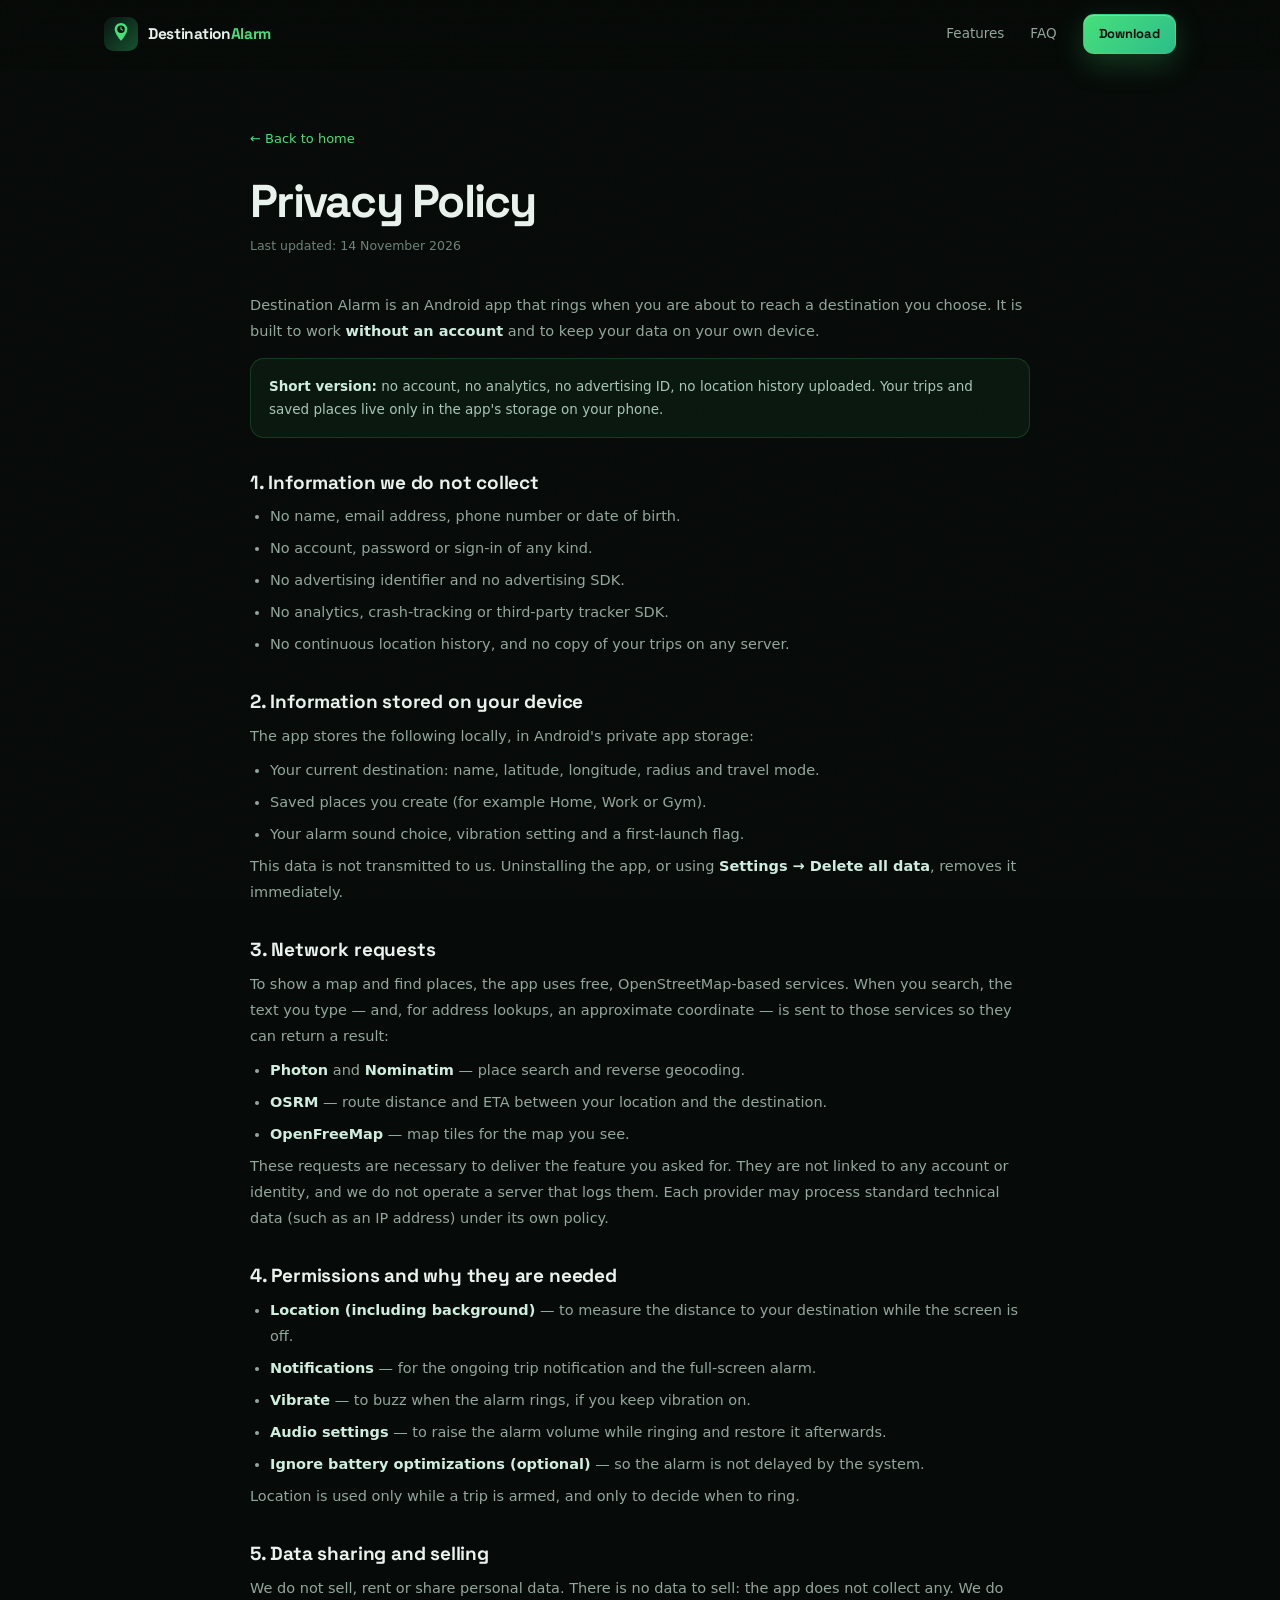
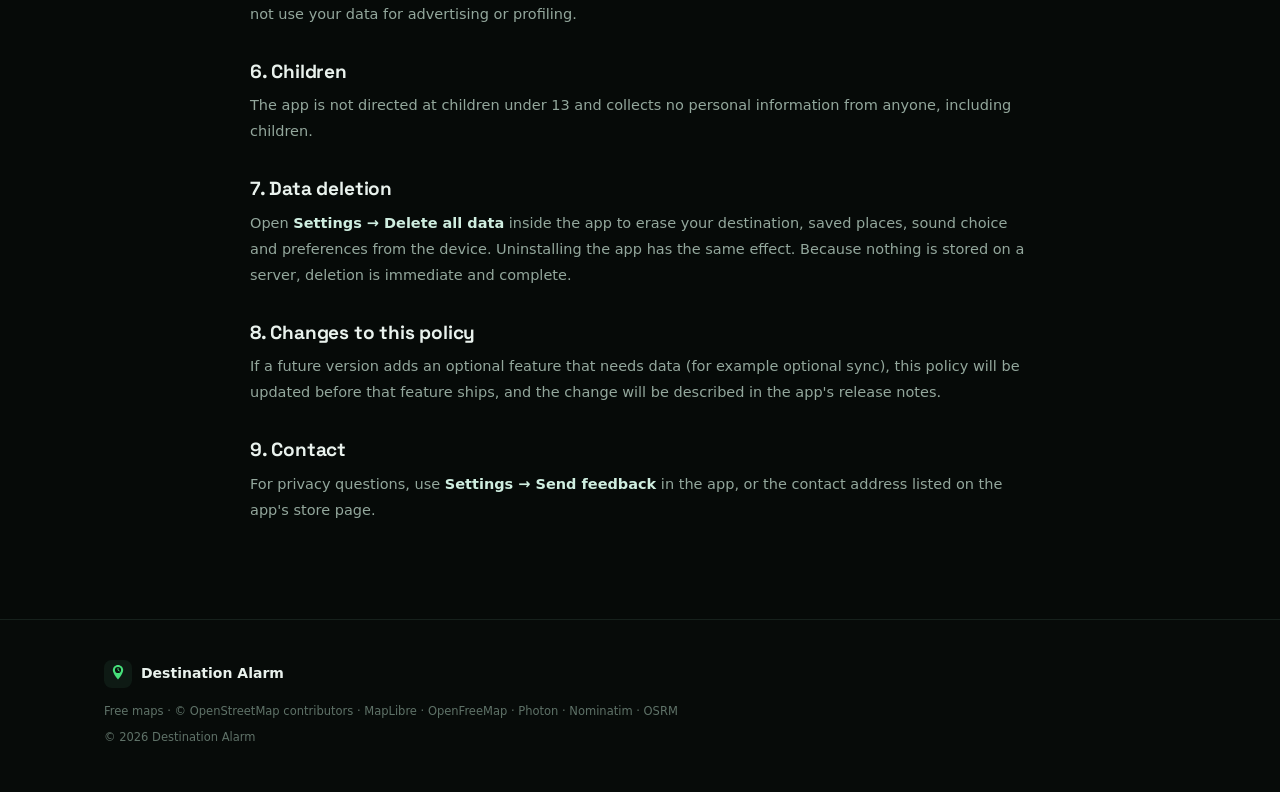
<file: site/privacy.html>
<!doctype html>
<html lang="en">
<head>
<meta charset="utf-8">
<meta name="viewport" content="width=device-width, initial-scale=1">
<title>Privacy Policy — Destination Alarm</title>
<meta name="description" content="Destination Alarm privacy policy: no account, no analytics, no location history. Everything stays on your phone.">
<meta name="theme-color" content="#060A08">
<link rel="icon" href="favicon.svg" type="image/svg+xml">
<link rel="stylesheet" href="styles.css">
<style>
  .legal { max-width: 780px; margin: 0 auto; padding: 56px 0 96px; }
  .legal h1 { font-size: clamp(32px, 4vw, 46px); margin-bottom: 10px; }
  .legal .updated { color: var(--muted-2); font-size: 12.5px; margin-bottom: 34px; }
  .legal h2 { font-size: 19px; margin: 34px 0 10px; letter-spacing: -0.01em; }
  .legal p, .legal li { color: var(--muted); font-size: 14.5px; line-height: 1.8; }
  .legal ul { list-style: disc; padding-left: 20px; margin: 8px 0 0; }
  .legal li { margin: 6px 0; }
  .legal strong { color: #cfeee0; font-weight: 600; }
  .legal .box {
    margin-top: 14px; padding: 16px 18px; border-radius: 14px;
    border: 1px solid rgba(70, 224, 122, .18);
    background: rgba(70, 224, 122, .06);
    color: #a9c7b5; font-size: 13.5px; line-height: 1.7;
  }
  .legal a { color: var(--green); }
  .back { display: inline-flex; align-items: center; gap: 8px; color: var(--muted); font-size: 13px; margin-bottom: 28px; }
  .back:hover { color: var(--text); }
</style>
</head>
<body>

<header class="nav">
  <div class="wrap nav-inner">
    <a class="brand" href="index.html">
      <svg viewBox="0 0 40 40" width="34" height="34" aria-hidden="true">
        <defs><linearGradient id="bg" x1="0" y1="0" x2="1" y2="1"><stop offset="0" stop-color="#0A1410"/><stop offset="1" stop-color="#14522F"/></linearGradient></defs>
        <rect width="40" height="40" rx="11" fill="url(#bg)"/>
        <path d="M20 7c-4.1 0-7.4 3.3-7.4 7.4 0 5.5 7.4 13.6 7.4 13.6s7.4-8.1 7.4-13.6C27.4 10.3 24.1 7 20 7z" fill="#46E07A"/>
        <circle cx="20" cy="14.3" r="4.4" fill="#08120D"/>
        <path d="M20 11.8v2.6l1.7 1" stroke="#46E07A" stroke-width="1.3" stroke-linecap="round" fill="none"/>
      </svg>
      <span>Destination<span class="brand-accent">Alarm</span></span>
    </a>
    <nav class="nav-links">
      <a href="index.html#features">Features</a>
      <a href="index.html#faq">FAQ</a>
      <a class="btn btn-sm btn-primary" href="index.html#download">Download</a>
    </nav>
  </div>
</header>

<main class="wrap">
  <article class="legal">
    <a class="back" href="index.html">← Back to home</a>
    <h1>Privacy Policy</h1>
    <p class="updated">Last updated: 14 November 2026</p>

    <p>
      Destination Alarm is an Android app that rings when you are about to reach a destination
      you choose. It is built to work <strong>without an account</strong> and to keep your data
      on your own device.
    </p>

    <div class="box">
      <strong>Short version:</strong> no account, no analytics, no advertising ID, no location
      history uploaded. Your trips and saved places live only in the app's storage on your phone.
    </div>

    <h2>1. Information we do not collect</h2>
    <ul>
      <li>No name, email address, phone number or date of birth.</li>
      <li>No account, password or sign-in of any kind.</li>
      <li>No advertising identifier and no advertising SDK.</li>
      <li>No analytics, crash-tracking or third-party tracker SDK.</li>
      <li>No continuous location history, and no copy of your trips on any server.</li>
    </ul>

    <h2>2. Information stored on your device</h2>
    <p>The app stores the following locally, in Android's private app storage:</p>
    <ul>
      <li>Your current destination: name, latitude, longitude, radius and travel mode.</li>
      <li>Saved places you create (for example Home, Work or Gym).</li>
      <li>Your alarm sound choice, vibration setting and a first-launch flag.</li>
    </ul>
    <p>
      This data is not transmitted to us. Uninstalling the app, or using
      <strong>Settings → Delete all data</strong>, removes it immediately.
    </p>

    <h2>3. Network requests</h2>
    <p>
      To show a map and find places, the app uses free, OpenStreetMap-based services.
      When you search, the text you type — and, for address lookups, an approximate coordinate —
      is sent to those services so they can return a result:
    </p>
    <ul>
      <li><strong>Photon</strong> and <strong>Nominatim</strong> — place search and reverse geocoding.</li>
      <li><strong>OSRM</strong> — route distance and ETA between your location and the destination.</li>
      <li><strong>OpenFreeMap</strong> — map tiles for the map you see.</li>
    </ul>
    <p>
      These requests are necessary to deliver the feature you asked for. They are not linked to
      any account or identity, and we do not operate a server that logs them. Each provider may
      process standard technical data (such as an IP address) under its own policy.
    </p>

    <h2>4. Permissions and why they are needed</h2>
    <ul>
      <li><strong>Location (including background)</strong> — to measure the distance to your destination while the screen is off.</li>
      <li><strong>Notifications</strong> — for the ongoing trip notification and the full-screen alarm.</li>
      <li><strong>Vibrate</strong> — to buzz when the alarm rings, if you keep vibration on.</li>
      <li><strong>Audio settings</strong> — to raise the alarm volume while ringing and restore it afterwards.</li>
      <li><strong>Ignore battery optimizations (optional)</strong> — so the alarm is not delayed by the system.</li>
    </ul>
    <p>Location is used only while a trip is armed, and only to decide when to ring.</p>

    <h2>5. Data sharing and selling</h2>
    <p>
      We do not sell, rent or share personal data. There is no data to sell: the app does not
      collect any. We do not use your data for advertising or profiling.
    </p>

    <h2>6. Children</h2>
    <p>
      The app is not directed at children under 13 and collects no personal information from
      anyone, including children.
    </p>

    <h2>7. Data deletion</h2>
    <p>
      Open <strong>Settings → Delete all data</strong> inside the app to erase your destination,
      saved places, sound choice and preferences from the device. Uninstalling the app has the
      same effect. Because nothing is stored on a server, deletion is immediate and complete.
    </p>

    <h2>8. Changes to this policy</h2>
    <p>
      If a future version adds an optional feature that needs data (for example optional sync),
      this policy will be updated before that feature ships, and the change will be described
      in the app's release notes.
    </p>

    <h2>9. Contact</h2>
    <p>
      For privacy questions, use <strong>Settings → Send feedback</strong> in the app, or the
      contact address listed on the app's store page.
    </p>
  </article>
</main>

<footer class="footer">
  <div class="wrap footer-inner">
    <div class="footer-brand">
      <svg viewBox="0 0 40 40" width="28" height="28" aria-hidden="true">
        <rect width="40" height="40" rx="11" fill="#0E1A14"/>
        <path d="M20 7c-4.1 0-7.4 3.3-7.4 7.4 0 5.5 7.4 13.6 7.4 13.6s7.4-8.1 7.4-13.6C27.4 10.3 24.1 7 20 7z" fill="#46E07A"/>
        <circle cx="20" cy="14.3" r="4.4" fill="#08120D"/>
        <path d="M20 11.8v2.6l1.7 1" stroke="#46E07A" stroke-width="1.3" stroke-linecap="round" fill="none"/>
      </svg>
      <span>Destination Alarm</span>
    </div>
    <p class="footer-note">Free maps · © OpenStreetMap contributors · MapLibre · OpenFreeMap · Photon · Nominatim · OSRM</p>
    <p class="footer-copy">© <span id="year">2026</span> Destination Alarm</p>
  </div>
</footer>

<script src="app.js"></script>
</body>
</html>
</file>
<file: site/styles.css>
/* Destination Alarm — landing page */

@font-face {
  font-family: "Space Grotesk";
  src: url("fonts/space-grotesk-latin-ext.woff2") format("woff2");
  font-weight: 400 700;
  font-style: normal;
  font-display: swap;
  unicode-range: U+0100-02BA, U+02BD-02C5, U+02C7-02CC, U+02CE-02D7, U+02DD-02FF, U+0304, U+0308, U+0329, U+1D00-1DBF, U+1E00-1E9F, U+1EF2-1EFF, U+2020, U+20A0-20AB, U+20AD-20C4, U+2113, U+2C60-2C7F, U+A720-A7FF;
}
@font-face {
  font-family: "Space Grotesk";
  src: url("fonts/space-grotesk-latin.woff2") format("woff2");
  font-weight: 400 700;
  font-style: normal;
  font-display: swap;
  unicode-range: U+0000-00FF, U+0131, U+0152-0153, U+02BB-02BC, U+02C6, U+02DA, U+02DC, U+0304, U+0308, U+0329, U+2000-206F, U+20AC, U+2122, U+2191, U+2193, U+2212, U+2215, U+FEFF, U+FFFD;
}

:root {
  --font-display: "Space Grotesk", system-ui, -apple-system, "Segoe UI", Roboto, sans-serif;
  --bg: #060a08;
  --bg-soft: #0a100d;
  --card: #0d1411;
  --card-2: #111a16;
  --line: #1b2822;
  --line-soft: #16211c;
  --text: #e9f2ed;
  --muted: #93a79c;
  --muted-2: #6f8378;
  --green: #46e07a;
  --green-2: #2bbf8a;
  --blue: #6bb6ff;
  --amber: #ffc24b;
  --red: #ff6b63;
  --radius: 20px;
  --shadow: 0 24px 60px rgba(0, 0, 0, .45);
  --max: 1120px;
}

* { box-sizing: border-box; }

html {
  scroll-behavior: smooth;
  scroll-padding-top: 88px;
}

body {
  margin: 0;
  background: var(--bg);
  color: var(--text);
  font: 16px/1.6 system-ui, -apple-system, "Segoe UI", Roboto, Ubuntu, sans-serif;
  -webkit-font-smoothing: antialiased;
  overflow-x: hidden;
}

h1, h2, h3 { margin: 0; letter-spacing: -0.025em; line-height: 1.12; font-family: var(--font-display); }
p { margin: 0; }
a { color: inherit; text-decoration: none; }
img, svg { display: block; max-width: 100%; }
ul { margin: 0; padding: 0; list-style: none; }

.wrap {
  width: 100%;
  max-width: var(--max);
  margin: 0 auto;
  padding: 0 24px;
}
.wrap-narrow { max-width: 840px; }

/* ---------- buttons ---------- */

.btn {
  display: inline-flex;
  align-items: center;
  justify-content: center;
  gap: 9px;
  padding: 12px 18px;
  border-radius: 13px;
  font-size: 14px;
  font-weight: 700;
  letter-spacing: -0.01em;
  border: 1px solid transparent;
  cursor: pointer;
  transition: transform .18s ease, box-shadow .18s ease, background .18s ease, border-color .18s ease;
  white-space: nowrap;
}
.btn:hover { transform: translateY(-1px); }
.btn:active { transform: translateY(0); }

.btn-primary {
  background: linear-gradient(135deg, var(--green), var(--green-2));
  color: #04120a;
  box-shadow: 0 10px 30px rgba(70, 224, 122, .22), inset 0 1px 0 rgba(255, 255, 255, .25);
}
.btn-primary:hover { box-shadow: 0 14px 38px rgba(70, 224, 122, .32); }

.btn-ghost {
  background: rgba(255, 255, 255, .02);
  border-color: var(--line);
  color: var(--text);
}
.btn-ghost:hover { border-color: #2e4438; background: rgba(70, 224, 122, .05); }

.btn-lg { padding: 16px 26px; font-size: 15.5px; border-radius: 15px; }
.btn-sm { padding: 9px 15px; font-size: 13px; border-radius: 11px; }

/* ---------- nav ---------- */

.nav {
  position: sticky;
  top: 0;
  z-index: 60;
  background: rgba(6, 10, 8, .72);
  backdrop-filter: blur(16px);
  -webkit-backdrop-filter: blur(16px);
  border-bottom: 1px solid transparent;
  transition: border-color .2s ease, background .2s ease;
}
.nav.scrolled {
  border-bottom-color: var(--line-soft);
  background: rgba(6, 10, 8, .9);
}
.nav-inner {
  display: flex;
  align-items: center;
  justify-content: space-between;
  height: 68px;
  gap: 20px;
}
.brand {
  display: inline-flex;
  align-items: center;
  gap: 10px;
  font-size: 15.5px;
  font-weight: 800;
  letter-spacing: -0.02em;
}
.brand-accent { color: var(--green); }
.nav-links {
  display: flex;
  align-items: center;
  gap: 26px;
  font-size: 13.5px;
  color: var(--muted);
  font-weight: 500;
}
.nav-links a:not(.btn):hover { color: var(--text); }
.nav-links .btn { color: #04120a; }

.nav-toggle {
  display: none;
  width: 42px;
  height: 42px;
  border-radius: 12px;
  border: 1px solid var(--line);
  background: rgba(255, 255, 255, .02);
  cursor: pointer;
  padding: 11px 10px;
  flex-direction: column;
  justify-content: space-between;
}
.nav-toggle span {
  display: block;
  height: 2px;
  border-radius: 2px;
  background: var(--text);
}

/* ---------- hero ---------- */

.hero {
  position: relative;
  padding: 74px 0 96px;
  overflow: hidden;
}
.hero-glow {
  position: absolute;
  inset: -20% -10% auto -20%;
  height: 900px;
  background:
    radial-gradient(620px 420px at 18% 18%, rgba(70, 224, 122, .16), transparent 62%),
    radial-gradient(700px 520px at 88% 8%, rgba(107, 182, 255, .10), transparent 65%);
  pointer-events: none;
}
.hero-grid {
  position: absolute;
  inset: 0;
  background-image:
    linear-gradient(rgba(120, 160, 140, .055) 1px, transparent 1px),
    linear-gradient(90deg, rgba(120, 160, 140, .055) 1px, transparent 1px);
  background-size: 72px 72px;
  mask-image: radial-gradient(700px 520px at 50% 20%, #000 0%, transparent 78%);
  -webkit-mask-image: radial-gradient(700px 520px at 50% 20%, #000 0%, transparent 78%);
  pointer-events: none;
}
.hero-inner {
  position: relative;
  display: grid;
  grid-template-columns: 1.06fr .94fr;
  gap: 56px;
  align-items: center;
}

.badge {
  display: inline-flex;
  align-items: center;
  gap: 8px;
  padding: 7px 13px;
  border-radius: 99px;
  background: rgba(15, 36, 24, .8);
  border: 1px solid #1f4d2c;
  color: #b6f0c4;
  font-size: 11.5px;
  font-weight: 600;
  letter-spacing: .01em;
  margin-bottom: 22px;
}
.dot {
  width: 7px;
  height: 7px;
  border-radius: 50%;
  background: var(--green);
  box-shadow: 0 0 12px rgba(70, 224, 122, .9);
}
.pulse { animation: dot 2s ease-in-out infinite; }

h1 {
  font-size: clamp(38px, 5.3vw, 62px);
  font-weight: 850;
  letter-spacing: -0.038em;
  line-height: 1.03;
}
.grad {
  background: linear-gradient(100deg, #7cf0a4 0%, var(--green) 40%, #35cfa0 100%);
  -webkit-background-clip: text;
  background-clip: text;
  color: transparent;
}
.lead {
  margin-top: 22px;
  max-width: 56ch;
  font-size: 17px;
  color: var(--muted);
  line-height: 1.72;
}
.lead strong { color: #cfeee0; font-weight: 600; }

.cta-row {
  display: flex;
  flex-wrap: wrap;
  gap: 12px;
  margin-top: 30px;
}
.micro {
  margin-top: 14px;
  font-size: 12px;
  color: var(--muted-2);
  letter-spacing: .01em;
}
.trust {
  display: flex;
  flex-wrap: wrap;
  gap: 20px;
  margin-top: 26px;
  padding-top: 22px;
  border-top: 1px solid var(--line-soft);
  font-size: 12.5px;
  color: var(--muted);
}

/* ---------- phone mockup ---------- */

.hero-phone {
  position: relative;
  display: flex;
  justify-content: center;
  perspective: 1200px;
}
.phone {
  position: relative;
  width: 300px;
  height: 610px;
  padding: 10px;
  border-radius: 46px;
  background: linear-gradient(155deg, #2a3830 0%, #0b110e 38%, #17211c 100%);
  box-shadow:
    0 50px 90px -30px rgba(0, 0, 0, .9),
    0 0 0 1px #2b3b32,
    inset 0 0 0 1px rgba(255, 255, 255, .05);
  animation: float 9s ease-in-out infinite;
}
.notch {
  position: absolute;
  top: 17px;
  left: 50%;
  transform: translateX(-50%);
  width: 84px;
  height: 19px;
  border-radius: 12px;
  background: #040705;
  z-index: 6;
}
.screen {
  position: relative;
  width: 100%;
  height: 100%;
  border-radius: 38px;
  overflow: hidden;
  background: #0a1210;
  isolation: isolate;
}
.map, .route {
  position: absolute;
  inset: 0;
  width: 100%;
  height: 100%;
}
.route { z-index: 2; }
.route-glow {
  fill: none;
  stroke: var(--blue);
  stroke-width: 12;
  stroke-linecap: round;
  opacity: .16;
  filter: blur(6px);
}
.route-line {
  fill: none;
  stroke: #78c0ff;
  stroke-width: 3.2;
  stroke-linecap: round;
  stroke-dasharray: 7 7;
  animation: dash 3.2s linear infinite;
}

.dest-pin { position: absolute; left: 59.3%; top: 41%; z-index: 3; }
.halo {
  position: absolute;
  left: -25px;
  top: -25px;
  width: 50px;
  height: 50px;
  border-radius: 50%;
  background: rgba(255, 107, 99, .14);
  border: 1px solid rgba(255, 107, 99, .28);
  animation: halo 2.8s ease-out infinite;
}
.halo.h2 { animation-delay: 1.4s; }
.pin-dot {
  position: absolute;
  left: -5px;
  top: -5px;
  width: 10px;
  height: 10px;
  border-radius: 50%;
  background: var(--red);
  border: 2.5px solid #fff;
  box-shadow: 0 0 18px rgba(255, 107, 99, .85);
}
.user-dot {
  position: absolute;
  left: 21%;
  top: 85%;
  width: 12px;
  height: 12px;
  margin: -6px 0 0 -6px;
  border-radius: 50%;
  background: #4a9eff;
  border: 2.5px solid #fff;
  box-shadow: 0 0 0 5px rgba(74, 158, 255, .16), 0 0 18px rgba(74, 158, 255, .6);
  z-index: 3;
}

.phone-ui {
  position: absolute;
  top: 44px;
  left: 12px;
  right: 12px;
  z-index: 4;
}
.search-pill {
  display: flex;
  align-items: center;
  gap: 8px;
  padding: 9px 12px;
  border-radius: 26px;
  background: rgba(13, 20, 17, .9);
  border: 1px solid #24342b;
  font-size: 10.5px;
  color: #a9bcb1;
  box-shadow: 0 10px 24px rgba(0, 0, 0, .35);
  backdrop-filter: blur(8px);
}
.armed-pill {
  display: inline-flex;
  align-items: center;
  gap: 6px;
  margin-top: 8px;
  padding: 5px 10px;
  border-radius: 99px;
  background: rgba(15, 36, 24, .94);
  border: 1px solid #1f4d2c;
  font-size: 9.5px;
  font-weight: 600;
  color: #b6f0c4;
}
.armed-pill i {
  width: 6px;
  height: 6px;
  border-radius: 50%;
  background: var(--green);
  animation: dot 1.8s ease-in-out infinite;
}

.sheet {
  position: absolute;
  left: 0;
  right: 0;
  bottom: 0;
  z-index: 5;
  padding: 8px 14px 16px;
  border-radius: 26px 26px 0 0;
  border-top: 1px solid #1e2b24;
  background: linear-gradient(180deg, #111a15 0%, #0c1310 100%);
  box-shadow: 0 -22px 44px rgba(0, 0, 0, .5);
}
.grab {
  width: 36px;
  height: 4px;
  border-radius: 99px;
  background: #2a3a31;
  margin: 2px auto 10px;
}
.sheet-head {
  display: flex;
  align-items: center;
  gap: 9px;
}
.ic {
  width: 32px;
  height: 32px;
  border-radius: 11px;
  background: #16211b;
  border: 1px solid #22332a;
  display: grid;
  place-items: center;
  font-size: 14px;
}
.sheet-title { display: flex; flex-direction: column; line-height: 1.25; }
.sheet-title strong { font-size: 12px; letter-spacing: -0.01em; }
.sheet-title span { font-size: 9px; color: var(--muted-2); }
.star { margin-left: auto; font-size: 12px; opacity: .85; }

.chips { display: flex; gap: 6px; margin: 11px 0 10px; }
.chips span {
  padding: 4px 8px;
  border-radius: 9px;
  background: #121c17;
  border: 1px solid #1e2b24;
  font-size: 8.5px;
  color: #c7d6cd;
  font-weight: 600;
}
.stats { display: grid; grid-template-columns: repeat(3, 1fr); gap: 6px; }
.stat {
  padding: 7px 8px;
  border-radius: 11px;
  background: #121c17;
  border: 1px solid #1a2620;
}
.stat small {
  display: block;
  font-size: 6.2px;
  letter-spacing: .09em;
  color: #7c9187;
  font-weight: 700;
  margin-bottom: 3px;
}
.stat b { font-size: 13px; letter-spacing: -0.02em; }
.blue { color: var(--blue); }
.green { color: var(--green); }
.amber { color: var(--amber); }

.fake-slider {
  height: 4px;
  border-radius: 99px;
  background: #1b2a22;
  margin: 13px 2px;
  overflow: hidden;
}
.fake-slider span {
  display: block;
  width: 42%;
  height: 100%;
  border-radius: 99px;
  background: linear-gradient(90deg, var(--green), var(--green-2));
}
.fake-btn {
  height: 38px;
  border-radius: 12px;
  background: linear-gradient(135deg, var(--green), var(--green-2));
  color: #04120a;
  font-size: 11.5px;
  font-weight: 800;
  display: grid;
  place-items: center;
  box-shadow: 0 8px 20px rgba(70, 224, 122, .25);
}
.phone-shadow {
  position: absolute;
  bottom: -34px;
  width: 250px;
  height: 44px;
  border-radius: 50%;
  background: radial-gradient(closest-side, rgba(0, 0, 0, .65), transparent 75%);
  filter: blur(8px);
}

/* ---------- strip ---------- */

.strip { border-top: 1px solid var(--line-soft); border-bottom: 1px solid var(--line-soft); background: #080d0a; }
.strip-inner { padding: 26px 24px; text-align: center; }
.strip p {
  font-size: 14.5px;
  color: var(--muted);
  letter-spacing: .01em;
}

/* ---------- sections ---------- */

.section { padding: 96px 0; }
.section-alt {
  background: linear-gradient(180deg, #0a100d, #080d0a);
  border-top: 1px solid var(--line-soft);
  border-bottom: 1px solid var(--line-soft);
}
.section-head { max-width: 720px; margin-bottom: 44px; }
.eyebrow {
  display: block;
  margin-bottom: 12px;
  font-size: 11px;
  font-weight: 700;
  letter-spacing: .18em;
  text-transform: uppercase;
  color: var(--green);
}
.section-head h2, .tunnel h2, .privacy-copy h2, .download-card h2 {
  font-size: clamp(28px, 3.3vw, 40px);
  font-weight: 800;
  letter-spacing: -0.03em;
}
.section-head p { margin-top: 14px; color: var(--muted); font-size: 15.5px; max-width: 60ch; }

.grid { display: grid; gap: 18px; }
.grid-3 { grid-template-columns: repeat(3, 1fr); }

.card {
  padding: 26px;
  border-radius: var(--radius);
  border: 1px solid var(--line);
  background: linear-gradient(180deg, #0e1612, #0a110e);
  transition: transform .25s ease, border-color .25s ease, box-shadow .25s ease;
}
.card:hover {
  transform: translateY(-4px);
  border-color: rgba(70, 224, 122, .32);
  box-shadow: 0 26px 50px -20px rgba(0, 0, 0, .8);
}
.ficon {
  width: 46px;
  height: 46px;
  border-radius: 14px;
  background: rgba(70, 224, 122, .09);
  border: 1px solid rgba(70, 224, 122, .18);
  display: grid;
  place-items: center;
  font-size: 20px;
  margin-bottom: 16px;
}
.card h3 { font-size: 17px; font-weight: 700; }
.card p { margin-top: 9px; font-size: 14px; line-height: 1.7; color: var(--muted); }
.card p b { color: #cfeee0; font-weight: 600; }

/* ---------- steps ---------- */

.steps { display: grid; grid-template-columns: repeat(3, 1fr); gap: 18px; }
.step {
  padding: 18px 18px 22px;
  border-radius: var(--radius);
  border: 1px solid var(--line);
  background: #0c1310;
}
.step-visual {
  position: relative;
  height: 176px;
  margin-bottom: 18px;
  border-radius: 15px;
  border: 1px solid #18241e;
  background: radial-gradient(400px 200px at 50% 0%, #101d17, #0a110e);
  overflow: hidden;
}
.step-visual.center { display: grid; place-items: center; }
.step-num {
  display: block;
  font-size: 10.5px;
  font-weight: 700;
  letter-spacing: .2em;
  color: var(--green);
  margin-bottom: 8px;
}
.step h3 { font-size: 16.5px; }
.step p { margin-top: 7px; font-size: 13.5px; color: var(--muted); line-height: 1.65; }

.mini-search {
  display: flex;
  align-items: center;
  gap: 8px;
  margin: 26px 16px 10px;
  padding: 8px 10px;
  border-radius: 11px;
  background: #121c17;
  border: 1px solid #1e2b24;
  font-size: 10.5px;
  color: var(--muted);
}
.mini-search em { font-style: normal; color: var(--text); }
.mini-result {
  display: flex;
  align-items: center;
  gap: 8px;
  margin: 0 16px 8px;
  padding: 7px 9px;
  border-radius: 10px;
  background: rgba(18, 28, 23, .75);
  border: 1px solid #1b2620;
}
.mini-result b { display: block; font-size: 10px; font-weight: 600; }
.mini-result small { display: block; font-size: 8.5px; color: var(--muted-2); }
.mr-ic {
  width: 22px;
  height: 22px;
  border-radius: 7px;
  background: #1a2720;
  display: grid;
  place-items: center;
  font-size: 10px;
}

.mini-pin { position: relative; width: 120px; height: 120px; display: grid; place-items: center; }
.ring {
  position: absolute;
  inset: 0;
  border-radius: 50%;
  border: 1px solid rgba(70, 224, 122, .35);
  background: rgba(70, 224, 122, .05);
  animation: halo 3.4s ease-out infinite;
}
.ring.r2 { inset: 26px; animation-delay: 1.1s; background: rgba(70, 224, 122, .08); }
.pin-core { font-size: 30px; filter: drop-shadow(0 6px 14px rgba(255, 107, 99, .4)); }
.mini-tag {
  position: absolute;
  bottom: 12px;
  left: 50%;
  transform: translateX(-50%);
  padding: 3px 9px;
  border-radius: 99px;
  background: rgba(15, 36, 24, .9);
  border: 1px solid #1f4d2c;
  font-size: 8.5px;
  color: #b6f0c4;
  white-space: nowrap;
}

.mini-lock { display: grid; place-items: center; }
.lock-screen {
  width: 168px;
  height: 150px;
  border-radius: 18px;
  border: 1px solid #1e2b24;
  background: linear-gradient(160deg, #0e1a14, #0a110e);
  padding: 14px;
  display: flex;
  flex-direction: column;
}
.lk-time { font-size: 26px; font-weight: 300; letter-spacing: .02em; color: #dfeee6; }
.lk-alarm {
  margin-top: auto;
  padding: 8px 9px;
  border-radius: 10px;
  background: rgba(70, 224, 122, .1);
  border: 1px solid rgba(70, 224, 122, .22);
  font-size: 8.5px;
  font-weight: 700;
  color: #b6f0c4;
  line-height: 1.5;
}
.lk-alarm small { font-weight: 500; font-size: 8px; color: #86b899; }

/* ---------- tunnel ---------- */

.tunnel {
  position: relative;
  display: grid;
  grid-template-columns: 1.1fr .9fr;
  gap: 44px;
  padding: 42px;
  border-radius: 26px;
  border: 1px solid #1d2d25;
  background:
    radial-gradient(600px 300px at 0% 0%, rgba(70, 224, 122, .10), transparent 65%),
    linear-gradient(160deg, #0d1712, #090f0c);
  overflow: hidden;
}
.tunnel-copy p { margin-top: 14px; color: var(--muted); font-size: 15px; line-height: 1.72; max-width: 56ch; }

.ticks { margin-top: 18px; }
.ticks li {
  position: relative;
  padding-left: 24px;
  margin: 10px 0;
  font-size: 14px;
  color: var(--muted);
}
.ticks li::before {
  content: "✓";
  position: absolute;
  left: 0;
  top: 0;
  color: var(--green);
  font-weight: 800;
  font-size: 13px;
}

.timeline {
  position: relative;
  padding-left: 26px;
  align-self: center;
}
.timeline::before {
  content: "";
  position: absolute;
  left: 7px;
  top: 12px;
  bottom: 12px;
  width: 1px;
  background: linear-gradient(180deg, #2a4436, #1a2a22);
}
.tl-item { position: relative; margin-bottom: 24px; }
.tl-item:last-child { margin-bottom: 0; }
.tl-dot {
  position: absolute;
  left: -26px;
  top: 4px;
  width: 15px;
  height: 15px;
  border-radius: 50%;
  background: #0e1a14;
  border: 2px solid #33513f;
  box-shadow: 0 0 0 4px rgba(70, 224, 122, .04);
}
.tl-dot.warning { border-color: var(--amber); box-shadow: 0 0 0 4px rgba(255, 194, 75, .08); }
.tl-dot.ring {
  border-color: var(--red);
  background: var(--red);
  box-shadow: 0 0 16px rgba(255, 107, 99, .55);
}
.tl-item b { display: block; font-size: 14px; font-weight: 650; }
.tl-item small { display: block; font-size: 11.5px; color: var(--muted-2); }

/* ---------- privacy ---------- */

.privacy-inner {
  display: grid;
  grid-template-columns: 1.05fr .95fr;
  gap: 44px;
  align-items: start;
}
.privacy-copy p { margin-top: 14px; color: var(--muted); font-size: 15px; line-height: 1.72; max-width: 54ch; }

.privacy-card {
  padding: 10px 22px 20px;
  border-radius: 22px;
  border: 1px solid var(--line);
  background: linear-gradient(180deg, #0e1612, #0a110e);
}
.pc-row {
  display: flex;
  gap: 12px;
  padding: 16px 0;
  border-bottom: 1px solid var(--line-soft);
}
.pc-row:last-of-type { border-bottom: none; }
.pc-row span { font-size: 18px; line-height: 1.3; }
.pc-row b { display: block; font-size: 14px; font-weight: 650; }
.pc-row small { display: block; margin-top: 3px; font-size: 12.5px; color: var(--muted); line-height: 1.55; }
.pc-note {
  margin-top: 8px;
  padding: 12px 14px;
  border-radius: 12px;
  background: rgba(70, 224, 122, .06);
  border: 1px solid rgba(70, 224, 122, .14);
  font-size: 12px;
  color: #a9c7b5;
}

/* ---------- faq ---------- */

.faq details {
  border: 1px solid var(--line);
  border-radius: 14px;
  background: #0c1310;
  margin-bottom: 10px;
  overflow: hidden;
  transition: border-color .2s ease, background .2s ease;
}
.faq details[open] { border-color: #24382d; background: #0d1511; }
.faq summary {
  position: relative;
  padding: 16px 48px 16px 18px;
  font-size: 14.5px;
  font-weight: 600;
  cursor: pointer;
  list-style: none;
}
.faq summary::-webkit-details-marker { display: none; }
.faq summary::after {
  content: "+";
  position: absolute;
  right: 18px;
  top: 50%;
  transform: translateY(-50%);
  font-size: 20px;
  font-weight: 300;
  color: var(--muted-2);
  transition: transform .2s ease, color .2s ease;
}
.faq details[open] summary::after { transform: translateY(-50%) rotate(45deg); color: var(--green); }
.faq details p {
  padding: 0 18px 16px;
  font-size: 14px;
  line-height: 1.72;
  color: var(--muted);
}
.faq details p b { color: #cfeee0; font-weight: 600; }

/* ---------- download ---------- */

.download-section { padding-bottom: 110px; }
.download-card {
  position: relative;
  display: grid;
  grid-template-columns: 1.15fr .85fr;
  gap: 0;
  padding: 42px;
  border-radius: 28px;
  border: 1px solid rgba(70, 224, 122, .22);
  background:
    radial-gradient(700px 340px at 12% 0%, rgba(70, 224, 122, .12), transparent 62%),
    linear-gradient(160deg, #0d1712, #080e0b);
  overflow: hidden;
}
.dc-glow {
  position: absolute;
  right: -120px;
  top: -140px;
  width: 380px;
  height: 380px;
  border-radius: 50%;
  background: radial-gradient(closest-side, rgba(70, 224, 122, .18), transparent 70%);
  filter: blur(20px);
  pointer-events: none;
}
.dc-main { position: relative; }
.download-card h2 { margin-bottom: 10px; }
.dc-main > p { color: var(--muted); font-size: 14.5px; }
.dc-actions { display: flex; flex-wrap: wrap; gap: 10px; margin-top: 24px; }

.checksum {
  display: flex;
  align-items: center;
  gap: 10px;
  margin-top: 22px;
  padding: 9px 12px;
  border-radius: 11px;
  border: 1px solid var(--line);
  background: rgba(6, 10, 8, .6);
  font-size: 10.5px;
  max-width: 560px;
}
.checksum span { color: var(--green); font-weight: 700; letter-spacing: .06em; white-space: nowrap; }
.checksum code {
  flex: 1;
  min-width: 0;
  overflow: hidden;
  text-overflow: ellipsis;
  white-space: nowrap;
  color: var(--muted-2);
  font-family: ui-monospace, "Cascadia Code", Consolas, monospace;
}
.copy {
  border: 1px solid var(--line);
  background: #121c17;
  color: var(--muted);
  font-size: 10.5px;
  font-weight: 600;
  padding: 4px 9px;
  border-radius: 7px;
  cursor: pointer;
  transition: color .2s ease, border-color .2s ease;
}
.copy:hover { color: var(--green); border-color: #2c4436; }

.dc-steps {
  position: relative;
  border-left: 1px solid #1d2b24;
  padding-left: 34px;
}
.dc-steps h3 { font-size: 15px; font-weight: 700; margin-bottom: 12px; }
.dc-steps ol {
  margin: 0;
  padding-left: 18px;
  color: var(--muted);
  font-size: 13.5px;
  line-height: 1.95;
}
.dc-steps ol b { color: #cfeee0; font-weight: 600; }
.dc-note { margin-top: 14px; font-size: 11.5px; color: var(--muted-2); line-height: 1.6; }

/* ---------- footer ---------- */

.footer { border-top: 1px solid var(--line-soft); padding: 40px 0 46px; background: #070b09; }
.footer-inner { display: grid; gap: 8px; }
.footer-brand {
  display: flex;
  align-items: center;
  gap: 9px;
  font-size: 14px;
  font-weight: 700;
  margin-bottom: 6px;
}
.footer-note, .footer-copy { font-size: 11.5px; color: #5f7268; }

/* ---------- reveal ---------- */

.rise {
  animation: rise .8s cubic-bezier(.2, .7, .2, 1) both;
  animation-delay: var(--d, 0s);
}
@keyframes rise {
  from { opacity: 0; transform: translateY(16px); }
  to { opacity: 1; transform: none; }
}

.js .reveal { opacity: 0; transform: translateY(18px); }
.js .reveal.in {
  opacity: 1;
  transform: none;
  transition: opacity .7s cubic-bezier(.2, .7, .2, 1), transform .7s cubic-bezier(.2, .7, .2, 1);
  transition-delay: var(--d, 0s);
}

/* ---------- animation ---------- */

@keyframes float {
  0%, 100% { transform: translateY(0); }
  50% { transform: translateY(-9px); }
}
@keyframes dot {
  0%, 100% { opacity: 1; transform: scale(1); }
  50% { opacity: .45; transform: scale(.85); }
}
@keyframes halo {
  0% { transform: scale(.55); opacity: .7; }
  100% { transform: scale(1.25); opacity: 0; }
}
@keyframes dash { to { stroke-dashoffset: -56; } }

/* ---------- responsive ---------- */

@media (max-width: 980px) {
  .hero { padding-top: 54px; }
  .hero-inner { grid-template-columns: 1fr; gap: 56px; }
  .hero-copy { max-width: 640px; }
  .hero-phone { margin-top: 6px; }
  .privacy-inner { grid-template-columns: 1fr; gap: 30px; }
  .tunnel { grid-template-columns: 1fr; gap: 34px; padding: 32px; }
  .download-card { grid-template-columns: 1fr; gap: 32px; padding: 32px; }
  .dc-steps { border-left: none; border-top: 1px solid #1d2b24; padding-left: 0; padding-top: 26px; }
}

@media (max-width: 900px) {
  .grid-3 { grid-template-columns: repeat(2, 1fr); }
  .steps { grid-template-columns: 1fr; }
  .step { display: grid; grid-template-columns: 200px 1fr; grid-template-rows: auto auto auto; column-gap: 20px; align-items: start; }
  .step-visual { grid-row: 1 / span 3; height: 100%; min-height: 160px; margin-bottom: 0; }
  .step-num { margin-top: 4px; }
}

@media (max-width: 760px) {
  .nav-toggle { display: flex; }
  .nav-links {
    position: absolute;
    top: 68px;
    left: 0;
    right: 0;
    display: none;
    flex-direction: column;
    align-items: stretch;
    gap: 4px;
    padding: 10px 20px 20px;
    background: #0a100d;
    border-bottom: 1px solid var(--line);
    box-shadow: 0 24px 40px rgba(0, 0, 0, .5);
  }
  .nav-links.open { display: flex; }
  .nav-links a:not(.btn) { padding: 11px 4px; font-size: 14.5px; border-bottom: 1px solid var(--line-soft); }
  .nav-links .btn { margin-top: 12px; }
  .section { padding: 72px 0; }
  .grid-3 { grid-template-columns: 1fr; }
  .step { display: block; }
  .step-visual { height: 176px; margin-bottom: 18px; }
  .tunnel { padding: 26px 22px; }
  .download-card { padding: 26px 22px; }
  .checksum { font-size: 9.5px; }
  .checksum span { display: none; }
}

@media (max-width: 420px) {
  .wrap { padding: 0 18px; }
  .phone { width: 272px; height: 558px; }
  .sheet { padding-left: 12px; padding-right: 12px; }
  .cta-row .btn { width: 100%; }
  .trust { gap: 12px 16px; }
}

@media (prefers-reduced-motion: reduce) {
  html { scroll-behavior: auto; }
  *, *::before, *::after {
    animation-duration: .001ms !important;
    animation-iteration-count: 1 !important;
    transition-duration: .001ms !important;
  }
  .js .reveal { opacity: 1; transform: none; }
}

/* =========================================================
   v2 — display type, marquee, bento, interactive demo
   ========================================================= */

.brand, .btn, .eyebrow, .step-num, .stream-tag, .demo-status {
  font-family: var(--font-display);
}

.btn { position: relative; overflow: hidden; letter-spacing: -0.005em; }
.btn-primary::after {
  content: "";
  position: absolute;
  inset: 0;
  background: linear-gradient(110deg, transparent 32%, rgba(255, 255, 255, .38) 50%, transparent 68%);
  transform: translateX(-130%);
  transition: transform .65s ease;
  pointer-events: none;
}
.btn-primary:hover::after { transform: translateX(130%); }

/* film grain */
body::after {
  content: "";
  position: fixed;
  inset: 0;
  z-index: 9999;
  pointer-events: none;
  opacity: .021;
  background-image: url("data:image/svg+xml,%3Csvg xmlns='http://www.w3.org/2000/svg' width='140' height='140'%3E%3Cfilter id='n'%3E%3CfeTurbulence type='fractalNoise' baseFrequency='.85' numOctaves='2'/%3E%3C/filter%3E%3Crect width='100%25' height='100%25' filter='url(%23n)'/%3E%3C/svg%3E");
}

/* pointer spotlight on cards */
.card { position: relative; overflow: hidden; }
.card::before {
  content: "";
  position: absolute;
  inset: 0;
  background: radial-gradient(320px 220px at var(--mx, 50%) var(--my, 0%), rgba(70, 224, 122, .10), transparent 65%);
  opacity: 0;
  transition: opacity .3s ease;
  pointer-events: none;
}
.card:hover::before { opacity: 1; }

/* ---------- marquee ---------- */

.marquee {
  overflow: hidden;
  padding: 15px 0;
  border-bottom: 1px solid var(--line-soft);
  background: #070c09;
  -webkit-mask-image: linear-gradient(90deg, transparent, #000 7%, #000 93%, transparent);
  mask-image: linear-gradient(90deg, transparent, #000 7%, #000 93%, transparent);
}
.marquee-track {
  display: flex;
  width: max-content;
  animation: marquee 42s linear infinite;
}
.marquee:hover .marquee-track { animation-play-state: paused; }
.marquee-group {
  display: flex;
  align-items: center;
  gap: 26px;
  padding-right: 26px;
}
.marquee-group span {
  font-family: var(--font-display);
  font-size: 11.5px;
  font-weight: 600;
  letter-spacing: .16em;
  text-transform: uppercase;
  color: #6f8378;
  white-space: nowrap;
}
.marquee-group i { color: #2f5a41; font-size: 6px; font-style: normal; }
@keyframes marquee { to { transform: translateX(-50%); } }

/* ---------- bento features ---------- */

.bento {
  display: grid;
  grid-template-columns: repeat(3, 1fr);
  gap: 16px;
}
.bento .card { display: flex; flex-direction: column; }
.bento .card p { margin-top: 9px; }
.b-wide { grid-column: span 2; }
.b-top { display: flex; align-items: center; justify-content: space-between; gap: 12px; }
.b-top .ficon { margin-bottom: 16px; }

.stream-tag {
  display: inline-flex;
  align-items: center;
  gap: 6px;
  margin-bottom: 16px;
  padding: 5px 9px;
  border-radius: 99px;
  border: 1px solid rgba(70, 224, 122, .2);
  background: rgba(70, 224, 122, .08);
  color: #7ee787;
  font-size: 9.5px;
  font-weight: 700;
  letter-spacing: .14em;
}
.stream-tag i {
  width: 5px;
  height: 5px;
  border-radius: 50%;
  background: var(--green);
  animation: dot 1.8s ease-in-out infinite;
}

.wave {
  display: flex;
  align-items: flex-end;
  gap: 4px;
  height: 72px;
  margin: 18px 0 10px;
}
.wave i {
  flex: 1;
  height: calc(var(--h) * 100%);
  border-radius: 3px;
  background: linear-gradient(180deg, #8bf5b0, #2bbf8a);
  opacity: .9;
  transform-origin: bottom;
  animation: wave 1.5s ease-in-out infinite alternate;
}
.wave i:nth-child(3n) { animation-delay: -.45s; }
.wave i:nth-child(3n + 1) { animation-delay: -1s; }
.wave i:nth-child(4n) { animation-delay: -1.25s; }
@keyframes wave {
  from { transform: scaleY(.32); opacity: .55; }
  to { transform: scaleY(1); opacity: 1; }
}
.wave-legend {
  display: flex;
  justify-content: space-between;
  gap: 10px;
  font-size: 10px;
  letter-spacing: .05em;
  color: var(--muted-2);
}
.wave-legend .live {
  display: inline-flex;
  align-items: center;
  gap: 6px;
  color: #b6f0c4;
}
.wave-legend .live i {
  width: 5px;
  height: 5px;
  border-radius: 50%;
  background: var(--green);
  box-shadow: 0 0 8px rgba(70, 224, 122, .8);
}

.mini-timeline {
  position: relative;
  margin-top: auto;
  padding-top: 22px;
  display: grid;
  gap: 13px;
}
.mini-timeline::before {
  content: "";
  position: absolute;
  left: 4px;
  top: 30px;
  bottom: 7px;
  width: 1px;
  background: linear-gradient(180deg, #2a4436, #1a2a22);
}
.mt {
  position: relative;
  display: grid;
  grid-template-columns: 1fr auto;
  gap: 0 10px;
  padding-left: 20px;
  align-items: baseline;
}
.mt b { font-size: 11.5px; font-weight: 600; font-family: var(--font-display); }
.mt small { font-size: 9.5px; color: var(--muted-2); }
.mt-dot {
  position: absolute;
  left: 0;
  top: 3px;
  width: 9px;
  height: 9px;
  border-radius: 50%;
  background: #0e1a14;
  border: 2px solid #33513f;
}
.mt-dot.hot {
  background: var(--red);
  border-color: var(--red);
  box-shadow: 0 0 12px rgba(255, 107, 99, .55);
}

.mini-map {
  position: relative;
  height: 92px;
  margin: 14px 0 4px;
  border-radius: 12px;
  border: 1px solid #18241e;
  background: #0b1210;
  overflow: hidden;
}
.mm-road {
  position: absolute;
  background: #1a2721;
  border-radius: 3px;
}
.mm-road.a { left: -12%; right: -12%; top: 46%; height: 6px; transform: rotate(-8deg); }
.mm-road.b { top: -12%; bottom: -12%; left: 52%; width: 5px; transform: rotate(6deg); }
.mm-halo {
  position: absolute;
  left: 50%;
  top: 44%;
  width: 36px;
  height: 36px;
  margin: -18px;
  border-radius: 50%;
  border: 1px solid rgba(255, 107, 99, .3);
  background: rgba(255, 107, 99, .16);
  animation: halo 2.6s ease-out infinite;
}
.mm-pin {
  position: absolute;
  left: 50%;
  top: 44%;
  width: 10px;
  height: 10px;
  margin: -5px;
  border-radius: 50%;
  background: var(--red);
  border: 2px solid #fff;
  box-shadow: 0 0 12px rgba(255, 107, 99, .7);
}

.mini-chips {
  display: flex;
  flex-wrap: wrap;
  gap: 6px;
  margin: 16px 0 2px;
}
.mini-chips span {
  padding: 5px 9px;
  border-radius: 9px;
  border: 1px solid #1e2b24;
  background: #121c17;
  color: #c7d6cd;
  font-size: 10px;
  font-weight: 600;
}

.mini-lockline {
  display: flex;
  align-items: center;
  gap: 10px;
  margin: 16px 0 2px;
  padding: 9px 11px;
  border-radius: 12px;
  border: 1px solid #18241e;
  background: #0b1210;
}
.mini-lockline b {
  font-family: var(--font-display);
  font-size: 20px;
  font-weight: 400;
  letter-spacing: .01em;
  color: #dfeee6;
}
.mini-lockline span {
  padding: 4px 7px;
  border-radius: 7px;
  border: 1px solid rgba(70, 224, 122, .2);
  background: rgba(70, 224, 122, .1);
  color: #b6f0c4;
  font-size: 9px;
  font-weight: 600;
}

@media (max-width: 900px) {
  .bento { grid-template-columns: repeat(2, 1fr); }
  .b-wide { grid-column: span 2; }
}
@media (max-width: 640px) {
  .bento { grid-template-columns: 1fr; }
  .b-wide { grid-column: span 1; }
}

/* ---------- interactive demo ---------- */

.demo-section {
  position: relative;
  background: radial-gradient(900px 520px at 82% 0%, rgba(70, 224, 122, .07), transparent 60%);
  border-top: 1px solid var(--line-soft);
  border-bottom: 1px solid var(--line-soft);
  overflow: hidden;
}
.demo-grid {
  display: grid;
  grid-template-columns: auto minmax(0, 470px);
  gap: 72px;
  align-items: center;
  justify-content: center;
}
.demo-stage {
  position: relative;
  display: flex;
  justify-content: center;
}
.demo-stage::before {
  content: "";
  position: absolute;
  left: 50%;
  top: 50%;
  width: 380px;
  height: 380px;
  transform: translate(-50%, -50%);
  border-radius: 50%;
  background: radial-gradient(closest-side, rgba(70, 224, 122, .12), transparent 70%);
  pointer-events: none;
  transition: background .4s ease;
}
.demo-stage.ringing::before {
  background: radial-gradient(closest-side, rgba(255, 107, 99, .22), transparent 70%);
}
.demo-phone {
  position: relative;
  width: 300px;
  height: 560px;
  padding: 9px;
  border-radius: 42px;
  background: linear-gradient(155deg, #2a3830, #0b110e 40%, #17211c);
  box-shadow:
    0 40px 80px -30px rgba(0, 0, 0, .9),
    0 0 0 1px #2b3b32,
    inset 0 0 0 1px rgba(255, 255, 255, .04);
  transition: box-shadow .35s ease;
}
.demo-phone .screen {
  position: relative;
  width: 100%;
  height: 100%;
  border-radius: 34px;
  overflow: hidden;
  background: #0a1210;
}
.demo-route {
  position: absolute;
  inset: 0;
  width: 100%;
  height: 100%;
  z-index: 2;
}
.demo-base {
  fill: none;
  stroke: #2c4a5e;
  stroke-width: 3;
  stroke-dasharray: 5 7;
  stroke-linecap: round;
  opacity: .55;
}
.demo-progress {
  fill: none;
  stroke: #78c0ff;
  stroke-width: 3.4;
  stroke-linecap: round;
  filter: drop-shadow(0 0 6px rgba(107, 182, 255, .7));
}
.demo-dest { left: 62%; top: 30%; }
.demo-user {
  position: absolute;
  z-index: 4;
  left: 17.3%;
  top: 66.4%;
  width: 12px;
  height: 12px;
  margin: -6px 0 0 -6px;
  border-radius: 50%;
  background: #4a9eff;
  border: 2.5px solid #fff;
  box-shadow: 0 0 0 5px rgba(74, 158, 255, .14), 0 0 16px rgba(74, 158, 255, .6);
  transition: left .12s linear, top .12s linear;
}
.demo-sheet { padding-bottom: 16px; }

.demo-stage.ringing .demo-phone {
  box-shadow:
    0 0 0 2px rgba(255, 107, 99, .5),
    0 0 70px rgba(255, 107, 99, .28),
    0 40px 80px -30px #000;
  animation: ringShake .45s ease-in-out 3;
}
@keyframes ringShake {
  0%, 100% { transform: translateX(0); }
  25% { transform: translateX(-4px) rotate(-.4deg); }
  75% { transform: translateX(4px) rotate(.4deg); }
}

.alarm-overlay {
  position: absolute;
  inset: 0;
  z-index: 9;
  display: flex;
  flex-direction: column;
  justify-content: center;
  padding: 24px;
  opacity: 0;
  pointer-events: none;
  transition: opacity .25s ease;
  background: radial-gradient(circle at 50% 30%, rgba(255, 107, 99, .36), rgba(5, 9, 7, .975) 63%);
  backdrop-filter: blur(5px);
  -webkit-backdrop-filter: blur(5px);
}
.ringing .alarm-overlay { opacity: 1; pointer-events: auto; }
.alarm-clock {
  font-family: var(--font-display);
  font-size: 40px;
  font-weight: 300;
  line-height: 1;
  letter-spacing: .01em;
  color: #fff;
}
.alarm-title {
  margin-top: 16px;
  font-family: var(--font-display);
  font-size: 15px;
  font-weight: 700;
  color: #ffd9d6;
}
.alarm-sub { margin-top: 4px; font-size: 10px; color: #ffb4ae; }
.alarm-actions { display: flex; gap: 8px; margin-top: 22px; }
.alarm-actions span {
  flex: 1;
  padding: 10px 6px;
  border-radius: 11px;
  text-align: center;
  font-size: 9.5px;
  font-weight: 800;
  font-family: var(--font-display);
}
.alarm-actions span:first-child { background: #ff6b63; color: #1a0505; }
.alarm-actions span:last-child {
  background: rgba(255, 255, 255, .08);
  border: 1px solid rgba(255, 255, 255, .18);
  color: #fff;
}

.demo-controls { max-width: 470px; }
.demo-status {
  display: inline-flex;
  align-items: center;
  gap: 8px;
  margin-bottom: 24px;
  padding: 7px 13px;
  border-radius: 99px;
  border: 1px solid #1e2b24;
  background: #0f1a14;
  color: #b6f0c4;
  font-size: 12px;
  font-weight: 600;
  transition: color .2s ease, border-color .2s ease, background .2s ease;
}
.ds-dot {
  width: 7px;
  height: 7px;
  border-radius: 50%;
  background: var(--green);
  animation: dot 1.8s ease-in-out infinite;
}
.demo-status.hot {
  border-color: #5a2420;
  background: #2a1211;
  color: #ffd6d3;
}
.demo-status.hot .ds-dot { background: var(--red); }

.demo-label {
  display: block;
  margin-bottom: 12px;
  font-family: var(--font-display);
  font-size: 10.5px;
  font-weight: 700;
  letter-spacing: .16em;
  text-transform: uppercase;
  color: var(--muted-2);
}
.demo-slider {
  -webkit-appearance: none;
  appearance: none;
  width: 100%;
  height: 6px;
  border-radius: 99px;
  background: linear-gradient(90deg, var(--green) var(--pct, 100%), #1b2a22 var(--pct, 100%));
  outline: none;
  cursor: pointer;
}
.demo-slider::-webkit-slider-thumb {
  -webkit-appearance: none;
  width: 22px;
  height: 22px;
  border-radius: 50%;
  background: #eafff2;
  border: 4px solid var(--green);
  box-shadow: 0 4px 14px rgba(0, 0, 0, .55);
  cursor: grab;
}
.demo-slider::-moz-range-thumb {
  width: 15px;
  height: 15px;
  border-radius: 50%;
  background: #eafff2;
  border: 4px solid var(--green);
  box-shadow: 0 4px 14px rgba(0, 0, 0, .55);
  cursor: grab;
}
.demo-slider:focus-visible { outline: 2px solid var(--green); outline-offset: 8px; }
.demo-scale {
  display: flex;
  justify-content: space-between;
  margin-top: 9px;
  font-size: 10.5px;
  color: var(--muted-2);
}
.demo-actions { display: flex; flex-wrap: wrap; gap: 10px; margin-top: 26px; }
.demo-note {
  max-width: 46ch;
  margin-top: 16px;
  font-size: 11.5px;
  line-height: 1.65;
  color: var(--muted-2);
}

@media (max-width: 900px) {
  .demo-grid { grid-template-columns: 1fr; gap: 40px; justify-items: center; }
  .demo-controls { width: 100%; max-width: 470px; }
}

/* ---------- sticky mobile download bar ---------- */

.sticky-cta {
  display: none;
  position: fixed;
  left: 0;
  right: 0;
  bottom: 0;
  z-index: 70;
  align-items: center;
  justify-content: space-between;
  gap: 12px;
  padding: 10px 16px calc(10px + env(safe-area-inset-bottom));
  border-top: 1px solid var(--line);
  background: rgba(8, 13, 10, .93);
  backdrop-filter: blur(16px);
  -webkit-backdrop-filter: blur(16px);
  transform: translateY(110%);
  transition: transform .28s ease;
}
.sticky-cta.show { transform: none; }
.sc-text { display: flex; flex-direction: column; line-height: 1.25; }
.sc-text b { font-family: var(--font-display); font-size: 13px; }
.sc-text span { font-size: 10.5px; color: var(--muted-2); }

@media (max-width: 760px) {
  .sticky-cta { display: flex; }
  body { padding-bottom: 72px; }
}
</file>
